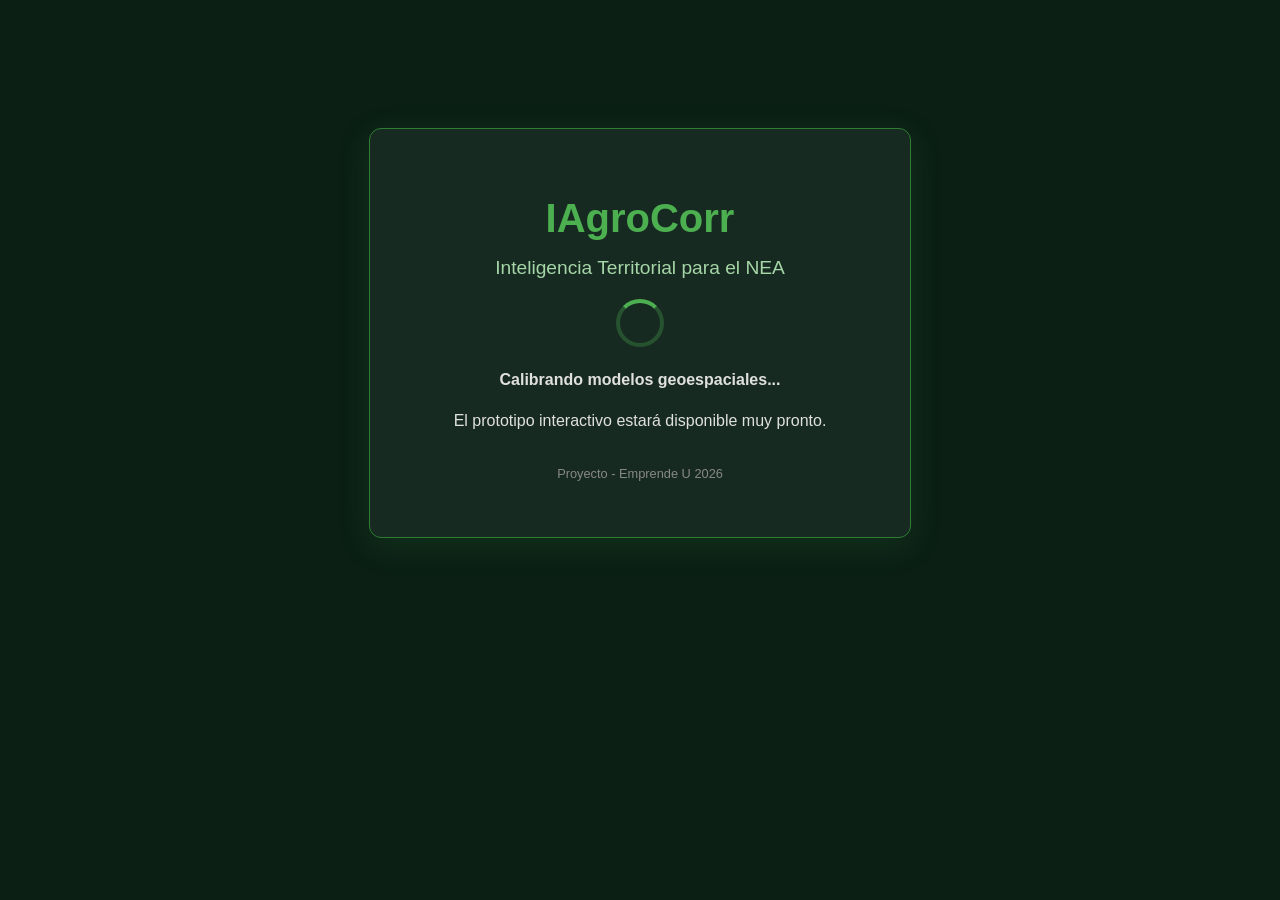
<file: index.html>
<!DOCTYPE html>
<html lang="es">
<head>
    <meta charset="UTF-8">
    <meta name="viewport" content="width=device-width, initial-scale=1.0">
    <title>IAgroCorr | Próximamente</title>
    <style>
        body {
            font-family: 'Segoe UI', Tahoma, Geneva, Verdana, sans-serif;
            background-color: #0b1f15; /* Fondo oscuro tecnológico */
            color: #ffffff;
            text-align: center;
            padding: 10% 20px;
            margin: 0;
        }
        .container {
            background: rgba(255, 255, 255, 0.05);
            padding: 40px 20px;
            border-radius: 12px;
            border: 1px solid #2e7d32;
            max-width: 500px;
            margin: 0 auto;
            box-shadow: 0 8px 32px rgba(46, 125, 50, 0.2);
        }
        h1 {
            color: #4caf50;
            margin-bottom: 10px;
            font-size: 2.5em;
        }
        h2 {
            font-weight: 300;
            color: #a5d6a7;
            font-size: 1.2em;
        }
        p {
            line-height: 1.6;
            color: #e0e0e0;
        }
        .spinner {
            margin: 20px auto;
            width: 40px;
            height: 40px;
            border: 4px solid rgba(76, 175, 80, 0.3);
            border-radius: 50%;
            border-top-color: #4caf50;
            animation: spin 1s ease-in-out infinite;
        }
        @keyframes spin {
            to { transform: rotate(360deg); }
        }
    </style>
</head>
<body>
    <div class="container">
        <h1>IAgroCorr</h1>
        <h2>Inteligencia Territorial para el NEA</h2>
        <div class="spinner"></div>
        <p><strong>Calibrando modelos geoespaciales...</strong></p>
        <p>El prototipo interactivo estará disponible muy pronto.</p>
        <p style="font-size: 0.8em; color: #888; margin-top: 30px;">Proyecto - Emprende U 2026</p>
    </div>
</body>
</html>
</file>
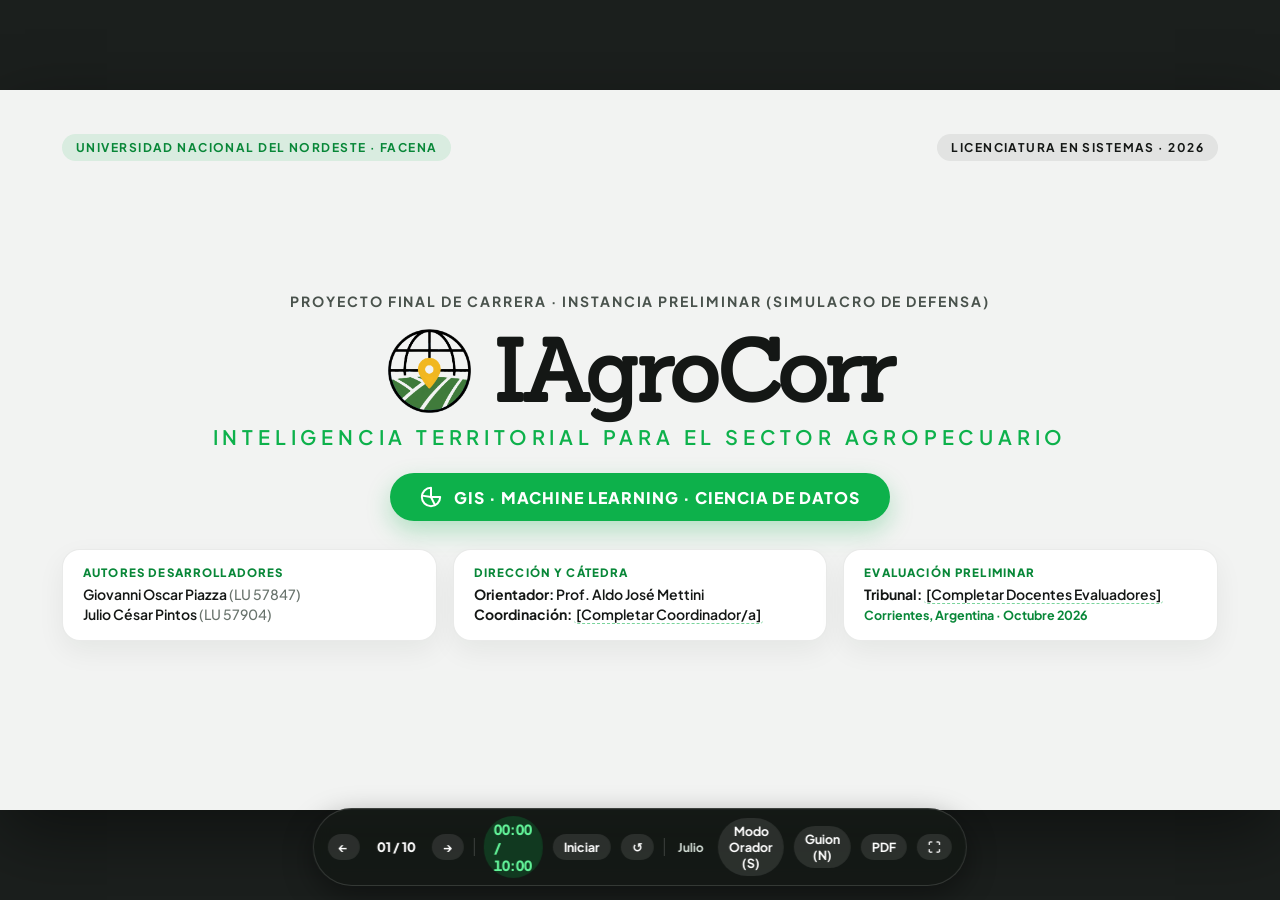
<file: docs/presentacion/defensa_preliminar.html>
<!DOCTYPE html>
<html lang="es">
<head>
  <meta charset="UTF-8" />
  <meta name="viewport" content="width=device-width, initial-scale=1.0" />
  <title>IAgroCorr — Defensa Preliminar PFC (FACENA - UNNE)</title>
  <link rel="preconnect" href="https://fonts.googleapis.com" />
  <link rel="preconnect" href="https://fonts.gstatic.com" crossorigin />
  <link href="https://fonts.googleapis.com/css2?family=Plus+Jakarta+Sans:wght@400;500;600;700;800&family=Sanchez:ital@0;1&display=swap" rel="stylesheet" />
  <style>
    :root {
      --bg-stage: #F2F3F2;
      --bg-outer: #1B1F1D;
      --surface-white: #FFFFFF;
      --surface-soft: #E4E6E4;
      --surface-mint: #D7F5DA;
      --surface-mint-border: #B3E8B9;
      --green-brand: #0DB14B;
      --green-dark: #088738;
      --green-deep: #065F28;
      --text-main: #141715;
      --text-muted: #49524C;
      --text-soft: #68736C;
      --amber: #E59400;
      --red: #D9383A;
      --border-subtle: rgba(20, 23, 21, 0.09);
      --shadow-card: 0 10px 28px rgba(15, 28, 20, 0.06);
      --radius-lg: 26px;
      --radius-md: 18px;
      --radius-badge: 20px;
    }

    * {
      box-sizing: border-box;
      margin: 0;
      padding: 0;
    }

    html, body {
      width: 100%;
      height: 100%;
      overflow: hidden;
      background: var(--bg-outer);
      font-family: 'Plus Jakarta Sans', 'Segoe UI', system-ui, -apple-system, sans-serif;
      color: var(--text-main);
      -webkit-font-smoothing: antialiased;
    }

    /* Contenedor escalable 16:9 exacto (1280 x 720) */
    #viewport {
      width: 100vw;
      height: 100vh;
      display: flex;
      align-items: center;
      justify-content: center;
      position: relative;
    }

    #deck {
      width: 1280px;
      height: 720px;
      background: var(--bg-stage);
      position: relative;
      overflow: hidden;
      box-shadow: 0 24px 70px rgba(0, 0, 0, 0.45);
      transform-origin: center center;
    }

    .slide {
      position: absolute;
      inset: 0;
      width: 1280px;
      height: 720px;
      padding: 44px 62px 52px;
      display: none;
      flex-direction: column;
      justify-content: space-between;
      background: var(--bg-stage);
      opacity: 0;
      transition: opacity 0.22s ease;
    }

    .slide.active {
      display: flex;
      opacity: 1;
    }

    /* Cabecera estándar de lámina */
    .slide-top {
      display: flex;
      align-items: center;
      justify-content: space-between;
      margin-bottom: 14px;
    }

    .slide-chapter {
      display: inline-flex;
      align-items: center;
      gap: 8px;
      font-size: 12px;
      font-weight: 700;
      text-transform: uppercase;
      letter-spacing: 0.12em;
      color: var(--green-dark);
      background: rgba(13, 177, 75, 0.11);
      padding: 6px 14px;
      border-radius: 999px;
    }

    .slide-brand-mini {
      display: inline-flex;
      align-items: center;
      gap: 8px;
      font-family: 'Sanchez', Georgia, serif;
      font-weight: 700;
      font-size: 16px;
      color: var(--text-main);
      opacity: 0.82;
    }

    .slide-brand-mini img {
      width: 24px;
      height: 24px;
      object-fit: contain;
    }

    .slide-title {
      font-size: 46px;
      font-weight: 800;
      color: var(--green-brand);
      letter-spacing: -0.02em;
      line-height: 1.08;
      text-align: center;
      margin-bottom: 6px;
    }

    .slide-title.left {
      text-align: left;
    }

    .slide-subtitle {
      text-align: center;
      font-size: 16px;
      color: var(--text-muted);
      font-weight: 500;
      margin-bottom: 18px;
    }

    /* Tarjetas con insignia superior (Estilo Slides 2 y 3 del PDF) */
    .cards-row {
      display: grid;
      gap: 22px;
      flex: 1;
      align-items: stretch;
      margin-top: 28px;
    }

    .cards-row.cols-3 { grid-template-columns: repeat(3, 1fr); }
    .cards-row.cols-4 { grid-template-columns: repeat(4, 1fr); gap: 18px; }

    .num-card {
      background: var(--surface-white);
      border-radius: var(--radius-lg);
      padding: 48px 22px 24px;
      position: relative;
      text-align: center;
      box-shadow: var(--shadow-card);
      border: 1px solid var(--border-subtle);
      display: flex;
      flex-direction: column;
      justify-content: space-between;
    }

    .num-card.mint {
      background: var(--surface-mint);
      border-color: var(--surface-mint-border);
    }

    .num-card.soft {
      background: var(--surface-soft);
    }

    .num-badge {
      width: 68px;
      height: 68px;
      background: var(--green-brand);
      color: #FFFFFF;
      font-family: 'Sanchez', Georgia, serif;
      font-size: 28px;
      font-weight: 700;
      border-radius: 20px;
      display: flex;
      align-items: center;
      justify-content: center;
      position: absolute;
      top: -30px;
      left: 50%;
      transform: translateX(-50%);
      box-shadow: 0 8px 18px rgba(13, 177, 75, 0.28);
    }

    .num-card h3 {
      font-size: 21px;
      font-weight: 800;
      color: var(--text-main);
      margin-bottom: 10px;
      line-height: 1.2;
    }

    .num-card p {
      font-size: 14.5px;
      line-height: 1.48;
      color: var(--text-muted);
    }

    .cite-tag {
      margin-top: 14px;
      display: inline-block;
      font-size: 12px;
      font-weight: 700;
      color: var(--green-dark);
      background: rgba(13, 177, 75, 0.1);
      padding: 5px 10px;
      border-radius: 8px;
    }

    /* Bloques Bento (Estilo Slide 4 Metodologías) */
    .bento-hero {
      background: var(--green-brand);
      color: #FFFFFF;
      border-radius: var(--radius-lg);
      padding: 28px 32px;
      display: flex;
      flex-direction: column;
      justify-content: center;
      box-shadow: 0 12px 28px rgba(13, 177, 75, 0.22);
    }

    .bento-hero h2 {
      font-size: 42px;
      font-weight: 800;
      letter-spacing: -0.02em;
      line-height: 1.05;
      margin-bottom: 10px;
    }

    .bento-hero p {
      font-size: 15px;
      line-height: 1.45;
      color: rgba(255, 255, 255, 0.93);
    }

    .bento-card {
      background: var(--surface-soft);
      border-radius: var(--radius-lg);
      padding: 22px 24px;
      border: 1px solid var(--border-subtle);
      display: flex;
      flex-direction: column;
      justify-content: center;
    }

    .bento-card.white {
      background: var(--surface-white);
      box-shadow: var(--shadow-card);
    }

    .bento-card.mint {
      background: var(--surface-mint);
      border-color: var(--surface-mint-border);
    }

    .bento-card h3 {
      font-size: 20px;
      font-weight: 800;
      margin-bottom: 7px;
      color: var(--text-main);
      display: flex;
      align-items: center;
      gap: 8px;
    }

    .bento-card p {
      font-size: 14px;
      line-height: 1.45;
      color: var(--text-muted);
    }

    /* Pastilla verde principal */
    .green-pill {
      display: inline-flex;
      align-items: center;
      gap: 12px;
      background: var(--green-brand);
      color: #FFFFFF;
      font-weight: 800;
      font-size: 16px;
      letter-spacing: 0.06em;
      text-transform: uppercase;
      padding: 13px 30px;
      border-radius: 999px;
      box-shadow: 0 10px 24px rgba(13, 177, 75, 0.28);
    }

    /* Pasos numerados laterales (Estilo Slide 15 Pasos a Seguir) */
    .step-item {
      display: flex;
      align-items: flex-start;
      gap: 16px;
      background: var(--surface-white);
      padding: 16px 20px;
      border-radius: 20px;
      border: 1px solid var(--border-subtle);
      box-shadow: var(--shadow-card);
    }

    .step-badge {
      width: 54px;
      height: 54px;
      flex-shrink: 0;
      border-radius: 16px;
      background: var(--green-brand);
      color: #FFFFFF;
      font-family: 'Sanchez', Georgia, serif;
      font-size: 22px;
      font-weight: 700;
      display: flex;
      align-items: center;
      justify-content: center;
    }

    .step-item h4 {
      font-size: 18px;
      font-weight: 800;
      margin-bottom: 4px;
      color: var(--text-main);
    }

    .step-item p {
      font-size: 13.5px;
      line-height: 1.42;
      color: var(--text-muted);
    }

    /*SLIDE 1: CARÁTULA */
    .cover-center {
      flex: 1;
      display: flex;
      flex-direction: column;
      align-items: center;
      justify-content: center;
      text-align: center;
    }

    .cover-inst {
      font-size: 14px;
      font-weight: 700;
      text-transform: uppercase;
      letter-spacing: 0.14em;
      color: var(--text-muted);
      margin-bottom: 18px;
    }

    .cover-brand-row {
      display: flex;
      align-items: center;
      justify-content: center;
      gap: 22px;
      margin-bottom: 10px;
    }

    .cover-brand-row img {
      width: 84px;
      height: 84px;
      object-fit: contain;
    }

    .cover-wordmark {
      font-family: 'Sanchez', Georgia, serif;
      font-size: 86px;
      font-weight: 700;
      color: var(--text-main);
      letter-spacing: -0.02em;
      line-height: 1;
    }

    .cover-sub {
      font-size: 20px;
      font-weight: 600;
      color: var(--green-brand);
      text-transform: uppercase;
      letter-spacing: 0.24em;
      margin-bottom: 24px;
    }

    .cover-meta-grid {
      width: 100%;
      display: grid;
      grid-template-columns: repeat(3, 1fr);
      gap: 16px;
      margin-top: 28px;
      text-align: left;
    }

    .meta-box {
      background: var(--surface-white);
      border-radius: 18px;
      padding: 15px 20px;
      border: 1px solid var(--border-subtle);
      box-shadow: var(--shadow-card);
    }

    .meta-box .meta-label {
      font-size: 11.5px;
      font-weight: 800;
      text-transform: uppercase;
      letter-spacing: 0.1em;
      color: var(--green-dark);
      margin-bottom: 5px;
    }

    .meta-box .meta-val {
      font-size: 14px;
      font-weight: 600;
      color: var(--text-main);
      line-height: 1.4;
    }

    [contenteditable="true"] {
      border-bottom: 1px dashed rgba(13, 177, 75, 0.55);
      outline: none;
      padding: 0 2px;
      border-radius: 4px;
    }

    [contenteditable="true"]:focus {
      background: #E9FAEC;
      border-bottom-style: solid;
    }

    /* Barras de progreso */
    .prog-track {
      width: 100%;
      height: 11px;
      background: #DDE2DE;
      border-radius: 999px;
      overflow: hidden;
      margin-top: 6px;
    }

    .prog-fill {
      height: 100%;
      background: var(--green-brand);
      border-radius: 999px;
    }

    .prog-fill.amber {
      background: var(--amber);
    }

    /* Chips y etiquetas */
    .chip {
      display: inline-flex;
      align-items: center;
      gap: 5px;
      padding: 4px 10px;
      border-radius: 999px;
      font-size: 12px;
      font-weight: 700;
      background: #FFFFFF;
      border: 1px solid var(--border-subtle);
      color: var(--text-main);
    }

    .chip.green {
      background: var(--green-brand);
      color: #FFFFFF;
      border-color: var(--green-brand);
    }

    .chip.soft-green {
      background: #E1F8E5;
      color: var(--green-deep);
      border-color: #B7E9BF;
    }

    .chip.amber {
      background: #FFF3D6;
      color: #945E00;
      border-color: #F6D992;
    }

    .chip.red {
      background: #FFE5E5;
      color: #A61E22;
      border-color: #F5B7B8;
    }

    /* HUD flotante de control y cronómetro de 10 minutos */
    #hud {
      position: fixed;
      bottom: 14px;
      left: 50%;
      transform: translateX(-50%);
      z-index: 100;
      display: flex;
      align-items: center;
      gap: 10px;
      background: rgba(20, 24, 21, 0.92);
      backdrop-filter: blur(10px);
      color: #FFFFFF;
      padding: 7px 14px;
      border-radius: 999px;
      border: 1px solid rgba(255, 255, 255, 0.14);
      font-size: 13px;
      box-shadow: 0 10px 30px rgba(0, 0, 0, 0.4);
      transition: opacity 0.2s ease;
    }

    #hud.hidden {
      opacity: 0;
      pointer-events: none;
    }

    .hud-btn {
      background: rgba(255, 255, 255, 0.1);
      color: #FFFFFF;
      border: none;
      border-radius: 999px;
      padding: 5px 11px;
      font-size: 12.5px;
      font-weight: 700;
      cursor: pointer;
      font-family: inherit;
      transition: background 0.15s;
    }

    .hud-btn:hover {
      background: rgba(255, 255, 255, 0.22);
    }

    .hud-btn.active {
      background: var(--green-brand);
      color: #FFFFFF;
    }

    .hud-sep {
      width: 1px;
      height: 18px;
      background: rgba(255, 255, 255, 0.18);
    }

    #timerDisplay {
      font-variant-numeric: tabular-nums;
      font-weight: 800;
      font-size: 14px;
      padding: 4px 10px;
      border-radius: 999px;
      background: rgba(13, 177, 75, 0.22);
      color: #63F59A;
    }

    #timerDisplay.warn {
      background: rgba(229, 148, 0, 0.28);
      color: #FFD166;
    }

    #timerDisplay.danger {
      background: rgba(217, 56, 58, 0.35);
      color: #FF8587;
    }

    #speakerBadge {
      font-size: 12px;
      font-weight: 700;
      color: #D7E2DA;
      padding: 0 4px;
    }

    /* Cajón de Notas del Orador */
    #notesDrawer {
      position: fixed;
      left: 50%;
      bottom: 62px;
      transform: translateX(-50%);
      width: min(920px, 92vw);
      background: rgba(18, 22, 19, 0.96);
      color: #F1F5F2;
      border: 1px solid rgba(13, 177, 75, 0.45);
      border-radius: 18px;
      padding: 16px 22px;
      z-index: 99;
      display: none;
      box-shadow: 0 18px 45px rgba(0, 0, 0, 0.55);
    }

    #notesDrawer.open {
      display: block;
    }

    #notesHeader {
      display: flex;
      justify-content: space-between;
      align-items: center;
      margin-bottom: 8px;
      font-size: 12px;
      text-transform: uppercase;
      letter-spacing: 0.08em;
      color: #63F59A;
      font-weight: 800;
    }

    #notesBody {
      font-size: 14px;
      line-height: 1.55;
      color: #E5ECE7;
    }

    /* Exportación limpia a PDF 16:9 (Ctrl + P) */
    @page {
      size: 1280px 720px;
      margin: 0;
    }

    @media print {
      html, body {
        width: 1280px;
        height: auto;
        overflow: visible !important;
        background: var(--bg-stage) !important;
        -webkit-print-color-adjust: exact !important;
        print-color-adjust: exact !important;
      }

      #viewport {
        display: block !important;
        width: 1280px !important;
        height: auto !important;
      }

      #deck {
        width: 1280px !important;
        height: auto !important;
        transform: none !important;
        box-shadow: none !important;
      }

      .slide {
        position: relative !important;
        display: flex !important;
        opacity: 1 !important;
        page-break-after: always;
        break-after: page;
        width: 1280px !important;
        height: 720px !important;
      }

      #hud, #notesDrawer {
        display: none !important;
      }

      [contenteditable="true"] {
        border-bottom: none !important;
      }
    }
  </style>
</head>
<body>

<div id="viewport">
  <div id="deck">

    <!-- =====================================================
         SLIDE 1: CARÁTULA OFICIAL (ANEXO III)
         ===================================================== -->
    <section class="slide active" data-speaker="Julio César Pintos" data-time="0:30 (Acum: 0:30)" data-notes="Presentar al equipo con sobriedad y definir el proyecto en una frase contundente: «IAgroCorr es una plataforma Web GIS de Inteligencia Territorial que integra teledetección satelital, cartografía oficial y modelos de IA para optimizar decisiones productivas y resguardar ecosistemas sensibles en la provincia de Corrientes».">
      <div class="slide-top">
        <span class="slide-chapter">Universidad Nacional del Nordeste · FACENA</span>
        <span class="slide-chapter" style="background: rgba(20,23,21,0.07); color: var(--text-main);">Licenciatura en Sistemas · 2026</span>
      </div>

      <div class="cover-center">
        <div class="cover-inst">Proyecto Final de Carrera · Instancia Preliminar (Simulacro de Defensa)</div>

        <div class="cover-brand-row">
          <img src="../../iagrocorr_project/static/images/iagrocorr_logo_n.png" alt="Logo IAgroCorr" onerror="this.style.display='none'" />
          <h1 class="cover-wordmark">IAgroCorr</h1>
        </div>

        <div class="cover-sub">Inteligencia Territorial para el Sector Agropecuario</div>

        <div class="green-pill">
          <svg width="22" height="22" viewBox="0 0 24 24" fill="none" stroke="currentColor" stroke-width="2.2" stroke-linecap="round" stroke-linejoin="round"><path d="M12 2a10 10 0 1 0 10 10H12V2z"/><path d="M12 12 2.1 10.5"/><path d="m12 12 4.3 8.9"/></svg>
          <span>GIS · Machine Learning · Ciencia de Datos</span>
        </div>

        <div class="cover-meta-grid">
          <div class="meta-box">
            <div class="meta-label">Autores Desarrolladores</div>
            <div class="meta-val">
              Giovanni Oscar Piazza <span style="color:var(--text-soft); font-weight:500;">(LU 57847)</span><br/>
              Julio César Pintos <span style="color:var(--text-soft); font-weight:500;">(LU 57904)</span>
            </div>
          </div>

          <div class="meta-box">
            <div class="meta-label">Dirección y Cátedra</div>
            <div class="meta-val">
              <strong>Orientador:</strong> Prof. Aldo José Mettini<br/>
              <strong>Coordinación:</strong> <span id="editCoord" contenteditable="true" spellcheck="false">[Completar Coordinador/a]</span>
            </div>
          </div>

          <div class="meta-box">
            <div class="meta-label">Evaluación Preliminar</div>
            <div class="meta-val">
              <strong>Tribunal:</strong> <span id="editTribunal" contenteditable="true" spellcheck="false">[Completar Docentes Evaluadores]</span><br/>
              <span style="color:var(--green-dark); font-size:12.5px; font-weight:700;">Corrientes, Argentina · Octubre 2026</span>
            </div>
          </div>
        </div>
      </div>
    </section>

    <!-- =====================================================
         SLIDE 2: CAP. 1 — PROBLEMA Y ESTADO DEL ARTE
         ===================================================== -->
    <section class="slide" data-speaker="Julio César Pintos" data-time="1:15 (Acum: 1:45)" data-notes="Recorrer las 4 tarjetas como una cadena de cuellos de botella: 1) Sobran datos satelitales en la nube (GEE/Sentinel-2), pero el productor no puede leerlos en crudo. 2) Las bases relacionales comunes no escalan en topología, por eso PostGIS (OGC/GiST). 3) La ciencia de datos tabular falla en el agro sin contexto espacial: de ahí el marco del Handbook of GeoAI (Gao et al., 2023) y Karmaoui et al. (2023). 4) El vacío regional: ninguna herramienta accesible une rinde + gemelos globales + normativa ambiental local.">
      <div>
        <div class="slide-top">
          <span class="slide-chapter">Capítulo 1 · Introducción y Estado del Arte</span>
          <span class="slide-brand-mini"><img src="../../iagrocorr_project/static/images/iagrocorr_logo_n.png" alt="" onerror="this.style.display='none'"/>IAgroCorr</span>
        </div>
        <h2 class="slide-title">Estado del Arte y Brecha</h2>
        <p class="slide-subtitle">De la abundancia de datos satelitales crudos a la Inteligencia Artificial Geoespacial (GeoIA) aplicada</p>
      </div>

      <div class="cards-row cols-4">
        <article class="num-card">
          <div class="num-badge">01</div>
          <div>
            <h3>Cloud GIS y Satélites</h3>
            <p><strong>Google Earth Engine</strong> y misiones <em>Sentinel-2</em> procesan petabytes de índices espectrales (<strong>NDVI, NDWI</strong>), pero resultan inaccesibles sin perfil técnico.</p>
          </div>
          <span class="cite-tag">Zhao et al., 2021 · Obiorah, 2025</span>
        </article>

        <article class="num-card">
          <div class="num-badge">02</div>
          <div>
            <h3>Bases Espaciales OGC</h3>
            <p>Superando los límites de los RDBMS clásicos, <strong>PostGIS</strong> incorpora tipos geométricos, índices espaciales <strong>GiST</strong> y álgebra topológica exacta.</p>
          </div>
          <span class="cite-tag">Safari et al., 2021 · Hou, 2025</span>
        </article>

        <article class="num-card">
          <div class="num-badge">03</div>
          <div>
            <h3>Paradigma GeoIA</h3>
            <p>A diferencia del ML tabular, la <strong>GeoIA</strong> integra explícitamente espacio, tiempo y vecindad topológica en la detección de anomalías y similitud.</p>
          </div>
          <span class="cite-tag">Gao, Hu &amp; Li, 2023 · Karmaoui, 2023</span>
        </article>

        <article class="num-card mint">
          <div class="num-badge">04</div>
          <div>
            <h3>Vacío en el NEA</h3>
            <p>El software comercial prioriza rinde pampeano y <strong>no articula monitoreo satelital + diversificación global + protección normativa de humedales</strong>.</p>
          </div>
          <span class="cite-tag" style="background:#FFFFFF;">Oportunidad IAgroCorr</span>
        </article>
      </div>
    </section>

    <!-- =====================================================
         SLIDE 3: CAP. 1 — FUNDAMENTACIÓN Y OBJETIVOS
         ===================================================== -->
    <section class="slide" data-speaker="Julio César Pintos" data-time="0:45 (Acum: 2:30)" data-notes="Destacar por qué Corrientes es un caso único: arroz, forestación, citrus y horticultura conviven pegados a los Esteros del Iberá (Sitio Ramsar) y grandes ríos. Luego presentar el Objetivo General y cómo los 6 Objetivos Específicos del Anexo II se agrupan en 3 pilares verificables: Data Warehouse + Web GIS, Semáforo de Anomalías y Gemelos Climáticos.">
      <div>
        <div class="slide-top">
          <span class="slide-chapter">Capítulo 1 · Fundamentación y Objetivos</span>
          <span class="slide-brand-mini"><img src="../../iagrocorr_project/static/images/iagrocorr_logo_n.png" alt="" onerror="this.style.display='none'"/>IAgroCorr</span>
        </div>
        <h2 class="slide-title">Fundamentación y Objetivos</h2>
      </div>

      <div style="display: grid; grid-template-columns: 1.02fr 1.25fr; gap: 24px; flex: 1; margin-top: 10px;">
        <!-- Columna Fundamentación -->
        <div class="bento-hero" style="justify-content: space-between;">
          <div>
            <span style="font-size:12px; font-weight:800; letter-spacing:0.12em; text-transform:uppercase; opacity:0.88;">¿Por qué en Corrientes?</span>
            <h2 style="font-size:36px; margin-top:6px;">Producción y Humedales en Equilibrio</h2>
            <p style="margin-top:10px;">Corrientes combina cadenas intensivas (arroz, forestal, tabaco, citrus) junto a los <strong>Esteros del Iberá (Sitio Ramsar)</strong> y los ríos Paraná, Uruguay, Corriente y Santa Lucía.</p>
          </div>

          <div style="display:flex; flex-direction:column; gap:10px; margin-top:14px;">
            <div style="background:rgba(255,255,255,0.14); padding:12px 15px; border-radius:16px; font-size:13.5px; line-height:1.4;">
              <strong>Impacto Regional (Banco Mundial, 2024):</strong> Reducir la brecha tecnológica en explotaciones medianas/familiares y certificar uso racional de insumos.
            </div>
            <div style="background:rgba(255,255,255,0.14); padding:12px 15px; border-radius:16px; font-size:13.5px; line-height:1.4;">
              <strong>Relevancia Informática:</strong> Arquitectura híbrida <em>Cloud/Local</em> para integrar vectores OGC, series satelitales y modelos GeoIA.
            </div>
          </div>
        </div>

        <!-- Columna Objetivos -->
        <div style="display:flex; flex-direction:column; justify-content:space-between; gap:14px;">
          <div class="bento-card white" style="padding:18px 22px; border-left: 6px solid var(--green-brand);">
            <div style="font-size:12px; font-weight:800; text-transform:uppercase; letter-spacing:0.1em; color:var(--green-dark); margin-bottom:4px;">Objetivo General (Anexo II)</div>
            <p style="font-size:14.5px; color:var(--text-main); font-weight:600;">Desarrollar una plataforma de Inteligencia Territorial que integre datos satelitales, cartografía oficial y aprendizaje automático para optimizar decisiones estratégicas, diversificación productiva y gestión de riesgos ambientales en Corrientes.</p>
          </div>

          <div class="step-item">
            <div class="step-badge">01</div>
            <div>
              <h4>Data Warehouse Espacial y Plataforma Web <span class="chip soft-green">OE2 · OE3 · OE6</span></h4>
              <p>Integrar capas de IDERA, IDECorr, INTA y GEE en PostGIS bajo una app web contenedorizada, portable y adaptable a escritorio y móvil.</p>
            </div>
          </div>

          <div class="step-item">
            <div class="step-badge">02</div>
            <div>
              <h4>Detección Temprana en Formato Semáforo <span class="chip soft-green">OE1 · OE4</span></h4>
              <p>Detectar anomalías vegetativas (NDVI/NDWI) y riesgos fitosanitarios traduciendo métricas complejas a alertas simples (Verde, Amarillo, Rojo).</p>
            </div>
          </div>

          <div class="step-item">
            <div class="step-badge">03</div>
            <div>
              <h4>Motor de Gemelos Climáticos Globales <span class="chip soft-green">OE5</span></h4>
              <p>Identificar zonas productivas mundiales análogas mediante <em>clustering</em> edafoclimático para recomendar alternativas de diversificación.</p>
            </div>
          </div>
        </div>
      </div>
    </section>

    <!-- =====================================================
         SLIDE 4: CAP. 2 — METODOLOGÍA E ING. DE REQUERIMIENTOS
         ===================================================== -->
    <section class="slide" data-speaker="Giovanni Oscar Piazza" data-time="1:00 (Acum: 3:30)" data-notes="Explicar cómo articulamos DSR, Scrum Adaptado en dupla (Sprints quincenales en Jira y PRs en GitHub) y CRISP-DM. Remarcar que no programamos a ciegas: hicimos 5 entrevistas clave (INTA Corrientes, Grupo Servisoft Chaco y mentores de Startup Pampa) de donde salieron requerimientos directos como IA Explicable (no caja negra), semáforo visual y privacidad estricta del lote.">
      <div>
        <div class="slide-top">
          <span class="slide-chapter">Capítulo 2 · Metodología e Ingeniería de Requerimientos</span>
          <span class="slide-brand-mini"><img src="../../iagrocorr_project/static/images/iagrocorr_logo_n.png" alt="" onerror="this.style.display='none'"/>IAgroCorr</span>
        </div>
      </div>

      <!-- Grilla Bento inspirada en Slide 4 del equipo -->
      <div style="display: grid; grid-template-columns: 1.35fr 1fr; gap: 18px; margin-bottom: 18px;">
        <div class="bento-hero" style="padding: 24px 30px;">
          <h2 style="font-size: 44px; margin-bottom: 8px;">Metodologías</h2>
          <p>Combinación de <strong>Design Science Research (DSR)</strong> para construir y evaluar el artefacto tecnológico, <strong>Scrum Adaptado</strong> en dupla (Sprints quincenales en Jira y PRs en GitHub) y <strong>CRISP-DM</strong> guiando el ciclo de datos.</p>
        </div>

        <div class="bento-card" style="padding: 20px 24px;">
          <h3>Ciclo Incremental de Datos</h3>
          <p><strong>1. Educción</strong> con actores reales &rarr; <strong>2. ETL Medallion</strong> (Bronce crudo, Plata armonizado, Oro en DW) &rarr; <strong>3. Modelado GeoIA</strong> &rarr; <strong>4. Prototipado Web</strong>.</p>
        </div>
      </div>

      <div style="font-size:12.5px; font-weight:800; text-transform:uppercase; letter-spacing:0.1em; color:var(--green-dark); margin-bottom:10px;">
        Educción Empírica (Fases 1 y 2 de CRISP-DM) — 5 Entrevistas traducidas a Requerimientos de Software
      </div>

      <div style="display: grid; grid-template-columns: repeat(3, 1fr); gap: 18px; flex: 1;">
        <div class="bento-card white" style="justify-content: space-between;">
          <div>
            <span class="chip soft-green" style="margin-bottom:8px;">INTA Corrientes · Lic. Natalia Retamozo</span>
            <h3>Explicabilidad y Calibración</h3>
            <p>Los informes técnicos actuales están dispersos y los agrónomos rechazan modelos de <strong>«caja negra»</strong>. Exige variables estáticas (suelo) + dinámicas (clima) y contemplar nubosidad local.</p>
          </div>
          <div style="font-size:12.5px; font-weight:700; color:var(--green-dark); margin-top:10px;">&rarr; RF: Semáforo + Auditoría JSON (XAI)</div>
        </div>

        <div class="bento-card white" style="justify-content: space-between;">
          <div>
            <span class="chip soft-green" style="margin-bottom:8px;">Polo IT Chaco · Matías Obregón (Servisoft)</span>
            <h3>Adopción y Trazabilidad</h3>
            <p>Fuerte barrera cultural/generacional en el NEA: la herramienta debe mostrar valor inmediato con mínima carga manual y respaldar certificaciones ambientales de exportación.</p>
          </div>
          <div style="font-size:12.5px; font-weight:700; color:var(--green-dark); margin-top:10px;">&rarr; RNF: UX de baja fricción y Responsive</div>
        </div>

        <div class="bento-card mint" style="justify-content: space-between;">
          <div>
            <span class="chip" style="margin-bottom:8px;">Mentorías AgTech · Macedo, Cruz, Menezes</span>
            <h3>Privacidad y Human-in-the-loop</h3>
            <p>El polígono del lote es información sensible del productor. Control estricto de falsos positivos, diferenciación por cultivo y cuantificación del ahorro de insumos.</p>
          </div>
          <div style="font-size:12.5px; font-weight:700; color:var(--green-deep); margin-top:10px;">&rarr; RNF: Aislamiento por usuario en BD</div>
        </div>
      </div>
    </section>

    <!-- =====================================================
         SLIDE 5: CAP. 3 — HERRAMIENTAS, STACK Y PIPELINE ETL
         ===================================================== -->
    <section class="slide" data-speaker="Giovanni Oscar Piazza" data-time="1:15 (Acum: 4:45)" data-notes="Explicar el porqué técnico de cada bloque, no solo nombrarlos: 1) GCP + GEE hacen el filtrado de nubes y la reducción zonal en la nube para no bajar GeoTIFFs de gigabytes; INTA entra en vivo por WMS OGC. 2) Google Colab entrena con Pandas/Scikit-learn. 3) Django/GeoDjango + PostGIS armonizan a SRID 4326 y calculan metros en EPSG:3857 con carga idempotente. 4) Docker + Dev Containers resuelven GDAL entre Windows/Linux, y trabajamos con Spec-Driven Development en docs/ coordinando Antigravity y Claude Code.">
      <div>
        <div class="slide-top">
          <span class="slide-chapter">Capítulo 3 · Herramientas, Lenguajes y Pipeline ETL</span>
          <span class="slide-brand-mini"><img src="../../iagrocorr_project/static/images/iagrocorr_logo_n.png" alt="" onerror="this.style.display='none'"/>IAgroCorr</span>
        </div>
        <h2 class="slide-title">Arquitectura, Stack y Pipeline ETL</h2>
        <p class="slide-subtitle">Procesamiento híbrido Cloud/Local con reducción zonal en servidor y contenedores reproducibles</p>
      </div>

      <!-- Flujo horizontal de 4 bloques arquitectónicos -->
      <div style="display: grid; grid-template-columns: repeat(4, 1fr); gap: 16px; flex: 1; margin-top: 6px;">
        <div class="bento-card mint" style="justify-content: space-between; padding: 20px;">
          <div>
            <div style="font-size:12px; font-weight:800; color:var(--green-deep); text-transform:uppercase; margin-bottom:6px;">1. Extract &amp; Cloud GIS</div>
            <h3 style="font-size:19px;">GCP + Earth Engine &amp; OGC</h3>
            <p style="margin-top:6px;"><strong>Google Cloud Project</strong> + API <strong>GEE</strong> filtran nubes y reducen píxeles <em>Sentinel-2</em> por polígono en la nube (JSON liviano, sin bajar GeoTIFFs). Cartografía <strong>IDECorr/IDERA</strong> y <strong>WMS INTA</strong> en vivo.</p>
          </div>
          <div style="display:flex; flex-wrap:wrap; gap:5px; margin-top:10px;">
            <span class="chip">GEE API</span>
            <span class="chip">GCP IAM</span>
            <span class="chip">WMS INTA</span>
          </div>
        </div>

        <div class="bento-card white" style="justify-content: space-between; padding: 20px;">
          <div>
            <div style="font-size:12px; font-weight:800; color:var(--green-dark); text-transform:uppercase; margin-bottom:6px;">2. Transform &amp; DW</div>
            <h3 style="font-size:19px;">GeoDjango + PostGIS 3.4</h3>
            <p style="margin-top:6px;"><strong>Python 3.12/3.13</strong> y <strong>Django 6</strong> con <code>GDAL/GEOS</code>. Armoniza geometrías en <strong>SRID 4326</strong>, proyecta a <strong>EPSG:3857</strong> para distancias/áreas exactas y carga de forma idempotente en <strong>PostgreSQL 16</strong>.</p>
          </div>
          <div style="display:flex; flex-wrap:wrap; gap:5px; margin-top:10px;">
            <span class="chip">GeoDjango</span>
            <span class="chip">PostGIS GiST</span>
            <span class="chip">GDAL 3.13</span>
          </div>
        </div>

        <div class="bento-card white" style="justify-content: space-between; padding: 20px;">
          <div>
            <div style="font-size:12px; font-weight:800; color:var(--green-dark); text-transform:uppercase; margin-bottom:6px;">3. Laboratorio GeoIA</div>
            <h3 style="font-size:19px;">Google Colab + Scikit-learn</h3>
            <p style="margin-top:6px;">Exploración EDA, escalado y entrenamiento CRISP-DM en notebooks de <strong>Google Colab</strong> con <code>Pandas</code> y <code>Scikit-learn</code>, exportando modelos serializados livianos (<code>.joblib</code>) al backend.</p>
          </div>
          <div style="display:flex; flex-wrap:wrap; gap:5px; margin-top:10px;">
            <span class="chip">Google Colab</span>
            <span class="chip">Scikit-learn</span>
            <span class="chip">Pandas</span>
          </div>
        </div>

        <div class="bento-card" style="justify-content: space-between; padding: 20px;">
          <div>
            <div style="font-size:12px; font-weight:800; color:var(--text-main); text-transform:uppercase; margin-bottom:6px;">4. Frontend &amp; DevOps</div>
            <h3 style="font-size:19px;">Leaflet, Docker e IA Agéntica</h3>
            <p style="margin-top:6px;">Visor <strong>Leaflet + Geoman</strong> y Bootstrap 5 (Claro/Oscuro). Entorno unificado en <strong>Docker + VS Code Dev Containers</strong>, proxy <strong>Cloudflare</strong>, Jira/Zotero y desarrollo guiado por specs con <strong>Antigravity</strong> y <strong>Claude Code</strong>.</p>
          </div>
          <div style="display:flex; flex-wrap:wrap; gap:5px; margin-top:10px;">
            <span class="chip">Docker</span>
            <span class="chip">Leaflet</span>
            <span class="chip">Antigravity · Claude Code</span>
          </div>
        </div>
      </div>

      <!-- Zócalo resumen de trazabilidad ETL -->
      <div style="margin-top: 16px; background: var(--surface-white); border-radius: 16px; padding: 11px 20px; border: 1px solid var(--border-subtle); display: flex; align-items: center; justify-content: space-between; font-size: 13.5px;">
        <span><strong>Trazabilidad en Data Warehouse:</strong> Separación de <code>fecha_captura</code> vs. <code>fecha_procesamiento</code> + restricción única <code>(lote, fecha_captura)</code> sin duplicados.</span>
        <span class="chip green">Esquema DW 100% Operativo</span>
      </div>
    </section>

    <!-- =====================================================
         SLIDE 6: CAP. 2 Y 3 — MODELOS GEOIA Y VALIDACIÓN
         ===================================================== -->
    <section class="slide" data-speaker="Julio César Pintos" data-time="1:00 (Acum: 5:45)" data-notes="Explicar por qué entrenamos modelos propios en Google Colab en vez de bajar cajas negras genéricas: Corrientes tiene régimen subtropical único y escasez de etiquetas de plagas lote a lote. Combinamos: 1) Sistema Experto Espacial determinístico (ya activo) para leyes ambientales/SENASA. 2) Isolation Forest con partición temporal (sin data leakage), validado contra la gran sequía de Corrientes 2022-2023. 3) K-Means + similitud vectorial validado con Silhouette Score y Köppen-Geiger.">
      <div>
        <div class="slide-top">
          <span class="slide-chapter">Capítulos 2 y 3 · Modelado GeoIA y Estrategia de Validación</span>
          <span class="slide-brand-mini"><img src="../../iagrocorr_project/static/images/iagrocorr_logo_n.png" alt="" onerror="this.style.display='none'"/>IAgroCorr</span>
        </div>
        <h2 class="slide-title">Arquitectura Híbrida de IA</h2>
        <p class="slide-subtitle">Modelos propios calibrados en Google Colab para el contexto subtropical correntino (IA Explicable)</p>
      </div>

      <div class="cards-row cols-3" style="margin-top: 24px;">
        <article class="num-card mint">
          <div class="num-badge">01</div>
          <div>
            <span class="chip green" style="margin-bottom:10px;">Activo en Producción</span>
            <h3>Sistema Experto Espacial</h3>
            <p>Inferencia determinística en PostGIS (<code>rules_engine.py</code>) que cruza buffers de <strong>Esteros del Iberá</strong> (1000m), ríos (200–500m), ejidos urbanos y <strong>bandas SENASA (Ia–IV)</strong>.</p>
          </div>
          <div style="margin-top:12px; font-size:13px; font-weight:700; color:var(--green-deep);">
            Validación: 100% explicable · 0% falsos positivos normativos
          </div>
        </article>

        <article class="num-card">
          <div class="num-badge">02</div>
          <div>
            <span class="chip amber" style="margin-bottom:10px;">ML No Supervisado · Colab</span>
            <h3>Isolation Forest (Anomalías)</h3>
            <p>Detecta caídas atípicas de vigor (<code>NDVI</code>, <code>NDWI</code>, <code>&Delta;NDVI</code>, humedad) sin requerir miles de lotes etiquetados con plagas en Corrientes.</p>
          </div>
          <div style="margin-top:12px; font-size:12.8px; font-weight:700; color:var(--text-main); background:var(--surface-soft); padding:8px 10px; border-radius:12px;">
            <strong>Split Temporal (2019–2025):</strong> Calibración sobre la sequía histórica 2022–2023 documentada por INTA.
          </div>
        </article>

        <article class="num-card">
          <div class="num-badge">03</div>
          <div>
            <span class="chip amber" style="margin-bottom:10px;">ML No Supervisado + Regresión</span>
            <h3>Clustering Gemelos Climáticos</h3>
            <p><code>StandardScaler</code> + <strong>K-Means / Vecinos Cercanos</strong> integrando variables edáficas fijas y climáticas dinámicas para rankear similitud por lote.</p>
          </div>
          <div style="margin-top:12px; font-size:12.8px; font-weight:700; color:var(--text-main); background:var(--surface-soft); padding:8px 10px; border-radius:12px;">
            <strong>Métricas:</strong> <em>Silhouette Score</em>, Método del Codo y coherencia Köppen (+ ensayo <em>Random Forest</em> de rinde).
          </div>
        </article>
      </div>
    </section>

    <!-- =====================================================
         SLIDE 7: CAP. 4 — RESULTADOS OPERATIVOS (BETA ABIERTA)
         ===================================================== -->
    <section class="slide" data-speaker="Giovanni Oscar Piazza" data-time="1:30 (Acum: 7:15)" data-notes="Mostrar los 3 bloques funcionales que YA están corriendo hoy en la rama main sobre Docker y PostGIS: 1) Delimitación interactiva de lotes con bloqueo automático anti-ejidos urbanos y cálculo de hectáreas. 2) Semáforo ambiental que cruza distancias topológicas reales a Iberá y ríos con agroquímicos SENASA. 3) Capas WMS en vivo del GeoServer INTA, Gemelos Globales, diseño responsive y modo oscuro sin parpadeo. (Si hay buena conexión pueden abrir https://iagrocorr.com.ar/ durante 30–40 segundos).">
      <div>
        <div class="slide-top">
          <span class="slide-chapter">Capítulo 4 · Resultados Alcanzados (Prototipo Funcional en Beta)</span>
          <a href="https://iagrocorr.com.ar/" target="_blank" rel="noopener" style="text-decoration:none;">
            <span class="chip green" style="cursor:pointer;">&#9654; Ver en Vivo · iagrocorr.com.ar</span>
          </a>
        </div>
        <h2 class="slide-title">Resultados Operativos Hoy</h2>
      </div>

      <div style="display: grid; grid-template-columns: 1.15fr 1fr 1fr; gap: 18px; flex: 1; margin-top: 8px;">
        <!-- Panel 1: Representación limpia del Visor Espacial PostGIS -->
        <div class="bento-card white" style="padding: 20px; justify-content: space-between;">
          <div>
            <div style="display:flex; justify-content:space-between; align-items:center; margin-bottom:10px;">
              <span class="chip soft-green">GeoDjango + Leaflet-Geoman</span>
              <span style="font-size:12px; font-weight:700; color:var(--text-soft);">SRID 4326 / 3857</span>
            </div>
            <h3 style="font-size:19px;">1. Ordenamiento y ABM de Lotes</h3>
            <p style="font-size:13.5px; margin-bottom:12px;">Dibujo vectorial en mapa híbrido, cálculo instantáneo de hectáreas, borrado en cascada y <strong>bloqueo topológico anti-urbano</strong> (<code>ST_Intersects</code>).</p>

            <!-- Mini visor esquemático limpio en SVG -->
            <svg viewBox="0 0 340 155" style="width:100%; border-radius:14px; background:#DCEFE2; border:1px solid #BBDAC5;">
              <!-- Curso hídrico -->
              <path d="M 0 125 Q 95 95, 185 118 T 340 85" fill="none" stroke="#1D6FE8" stroke-width="7" opacity="0.75"/>
              <!-- Reserva Iberá -->
              <polygon points="225,12 328,18 332,72 242,66" fill="#0DCAF0" fill-opacity="0.28" stroke="#06697E" stroke-width="2" stroke-dasharray="5,4"/>
              <text x="242" y="44" font-size="10.5" font-weight="700" fill="#054C5C">Buffer Iberá (1km)</text>
              <!-- Zona urbana bloqueada -->
              <polygon points="18,18 106,18 106,72 18,72" fill="#DC3545" fill-opacity="0.22" stroke="#DC3545" stroke-width="2" stroke-dasharray="4,4"/>
              <text x="27" y="43" font-size="10" font-weight="800" fill="#9E1C28">Ejido Urbano</text>
              <text x="27" y="56" font-size="9" font-weight="700" fill="#9E1C28">(Exclusión activa)</text>
              <!-- Lote válido -->
              <polygon points="128,36 206,42 198,96 122,90" fill="#0DB14B" fill-opacity="0.45" stroke="#087F35" stroke-width="2.5"/>
              <text x="135" y="66" font-size="10.5" font-weight="800" fill="#063F1B">Lote Arroz</text>
              <text x="135" y="79" font-size="9.5" font-weight="700" fill="#063F1B">480.5 Ha · VERDE</text>
            </svg>
          </div>
          <div style="font-size:12.5px; color:var(--text-muted); font-weight:600; margin-top:8px;">
            + Capas en vivo <strong>WMS GeoServer INTA</strong> (Suelos y COS)
          </div>
        </div>

        <!-- Panel 2: Diagnóstico Semáforo y SENASA -->
        <div class="bento-card white" style="padding: 20px; justify-content: space-between;">
          <div>
            <div style="display:flex; justify-content:space-between; align-items:center; margin-bottom:10px;">
              <span class="chip soft-green">Motor Topológico + SENASA</span>
            </div>
            <h3 style="font-size:19px;">2. Semáforo Auditable en DW</h3>
            <p style="font-size:13.5px; margin-bottom:12px;">Evalúa en milisegundos distancias a áreas protegidas y ríos junto a insumos aplicados (Clases Ia a IV), guardando evidencia en <code>HechoMedicionAmbiental</code>.</p>

            <div style="display:flex; flex-direction:column; gap:8px;">
              <div style="background:#E9FAEE; border-left:4px solid #0DB14B; padding:9px 12px; border-radius:10px;">
                <div style="display:flex; justify-content:space-between; font-size:12.5px; font-weight:800; color:#086D2E;">
                  <span>Mercedes · Arroz</span><span>VERDE (10/100)</span>
                </div>
                <div style="font-size:12px; color:var(--text-muted);">Clase IV · NDVI 0.78 · Margen seguro</div>
              </div>

              <div style="background:#FFF8E6; border-left:4px solid #E59400; padding:9px 12px; border-radius:10px;">
                <div style="display:flex; justify-content:space-between; font-size:12.5px; font-weight:800; color:#945E00;">
                  <span>Zona Amortiguamiento</span><span>AMARILLO (60/100)</span>
                </div>
                <div style="font-size:12px; color:var(--text-muted);">Proximidad hídrica &lt; 500m · Vigilar deriva</div>
              </div>

              <div style="background:#FFECEC; border-left:4px solid #D9383A; padding:9px 12px; border-radius:10px;">
                <div style="display:flex; justify-content:space-between; font-size:12.5px; font-weight:800; color:#A61E22;">
                  <span>Goya / Virasoro</span><span>ROJO (90/100)</span>
                </div>
                <div style="font-size:12px; color:var(--text-muted);">Alerta Banda Roja IA o Estrés NDVI &lt; 0.40</div>
              </div>
            </div>
          </div>
          <div style="font-size:12.5px; color:var(--text-muted); font-weight:600; margin-top:8px;">
            Diagnóstico JSON explicable (sin caja negra)
          </div>
        </div>

        <!-- Panel 3: Gemelos Globales + UX/DevOps -->
        <div class="bento-card mint" style="padding: 20px; justify-content: space-between;">
          <div>
            <div style="display:flex; justify-content:space-between; align-items:center; margin-bottom:10px;">
              <span class="chip">Gemelos Globales &amp; UX</span>
            </div>
            <h3 style="font-size:19px;">3. Matriz Global y Portabilidad</h3>
            <p style="font-size:13.5px; margin-bottom:12px;">Vista comparativa georreferenciada en PostGIS, interfaz <em>responsive</em> con <strong>Modo Oscuro</strong> sin parpadeo y despliegue completo con un comando Docker.</p>

            <div style="background:#FFFFFF; border-radius:14px; padding:12px 14px; display:flex; flex-direction:column; gap:9px; border:1px solid var(--surface-mint-border);">
              <div>
                <div style="display:flex; justify-content:space-between; font-size:12.5px; font-weight:700;"><span>Uruguaiana / Itaqui (Brasil)</span><span style="color:var(--green-dark);">95%</span></div>
                <div class="prog-track" style="height:7px;"><div class="prog-fill" style="width:95%;"></div></div>
              </div>
              <div>
                <div style="display:flex; justify-content:space-between; font-size:12.5px; font-weight:700;"><span>Cuenca Laguna Merín (Uruguay)</span><span style="color:var(--green-dark);">88%</span></div>
                <div class="prog-track" style="height:7px;"><div class="prog-fill" style="width:88%;"></div></div>
              </div>
              <div>
                <div style="display:flex; justify-content:space-between; font-size:12.5px; font-weight:700;"><span>Delta del Mississippi (EE.UU.)</span><span style="color:var(--green-dark);">85%</span></div>
                <div class="prog-track" style="height:7px;"><div class="prog-fill" style="width:85%;"></div></div>
              </div>
              <div>
                <div style="display:flex; justify-content:space-between; font-size:12.5px; font-weight:700;"><span>Provincia de Hunan (China)</span><span style="color:var(--green-dark);">82%</span></div>
                <div class="prog-track" style="height:7px;"><div class="prog-fill" style="width:82%;"></div></div>
              </div>
            </div>
          </div>
          <div style="font-size:12.5px; color:var(--green-deep); font-weight:700; margin-top:8px;">
            16 Pull Requests integrados · Landing + Panel Beta
          </div>
        </div>
      </div>
    </section>

    <!-- =====================================================
         SLIDE 8: CAP. 4.4 — PROPIEDAD INTELECTUAL E INDUSTRIAL
         ===================================================== -->
    <section class="slide" data-speaker="Julio César Pintos" data-time="0:45 (Acum: 8:00)" data-notes="Exponer con precisión el apartado 4.4 exigido por la cátedra bajo la Resolución 641/98 C.S. de la UNNE (actualizada en 2024): A) Titularidad de derechos de autor del software y arquitectura para los alumnos desarrolladores (Art. 7) reconociendo la dirección del Prof. Mettini. B) Propiedad industrial y eventual marca/modelo de utilidad vía Secretaría General de Relaciones Interinstitucionales (Art. 11). C) Sin NDAs externos y solicitud de reserva de publicación por 1 año en el repositorio institucional (Art. 15).">
      <div>
        <div class="slide-top">
          <span class="slide-chapter">Capítulo 4 · Apartado 4.4 Marco Legal y Transferencia</span>
          <span class="slide-brand-mini"><img src="../../iagrocorr_project/static/images/iagrocorr_logo_n.png" alt="" onerror="this.style.display='none'"/>IAgroCorr</span>
        </div>
        <h2 class="slide-title">Propiedad Intelectual y Confidencialidad</h2>
        <p class="slide-subtitle">Encuadre bajo Res. N° 641/98 C.S. UNNE (actualizada en 2024), Ley 11.723 y Declaración Ética RES 0182/18</p>
      </div>

      <div class="cards-row cols-3" style="margin-top: 26px;">
        <article class="num-card mint">
          <div class="num-badge">A</div>
          <div>
            <h3>Derechos de Autor</h3>
            <p>El código fuente (Python/Django, HTML/CSS/JS y consultas PostGIS) y la arquitectura documentada están protegidos por la <strong>Ley 11.723</strong>. Según el <strong>Art. 7 (UNNE)</strong>, la titularidad corresponde a los <strong>estudiantes autores</strong>, reconociendo la dirección técnica del Profesor Orientador.</p>
          </div>
          <span class="cite-tag" style="background:#FFFFFF;">Artículos 2, 4 y 7 · Regl. UNNE</span>
        </article>

        <article class="num-card mint">
          <div class="num-badge">B</div>
          <div>
            <h3>Propiedad Industrial</h3>
            <p>Si los motores de Machine Learning (anomalías o gemelos climáticos) o el modelo tecnológico derivan en un producto comercializable, marca o modelo de utilidad, su protección se tramitará mediante el <strong>Área de Propiedad Intelectual (SGRI - UNNE)</strong>.</p>
          </div>
          <span class="cite-tag" style="background:#FFFFFF;">Capítulo IV · Artículo 11 UNNE</span>
        </article>

        <article class="num-card mint">
          <div class="num-badge">C</div>
          <div>
            <h3>Confidencialidad y Reserva</h3>
            <p>Desarrollo académico independiente sin NDAs con terceros (Art. 12). Los autores se acogen al <strong>Art. 15</strong> solicitando <strong>reserva de no divulgación por 1 (un) año</strong> en el repositorio institucional para resguardar la novedad tecnológica previo a transferencia comercial.</p>
          </div>
          <span class="cite-tag" style="background:#FFFFFF;">Artículos 12 y 15 · RES 0182/18</span>
        </article>
      </div>
    </section>

    <!-- =====================================================
         SLIDE 9: CAP. 4 — GRADO DE AVANCE Y RUTA A DICIEMBRE
         ===================================================== -->
    <section class="slide" data-speaker="Giovanni Oscar Piazza" data-time="0:45 (Acum: 8:45)" data-notes="Mostrar con total objetividad dónde estamos parados a fines de octubre (~75% global, con todo el cimiento arquitectónico, espacial y visual resuelto) y cómo se organizan los últimos 3 Sprints quincenales de noviembre y primera quincena de diciembre para entregar el Informe Final (Anexo III) antes de la evaluación del tribunal.">
      <div>
        <div class="slide-top">
          <span class="slide-chapter">Capítulo 4 · Estado Preliminar y Planificación de Cierre</span>
          <span class="slide-brand-mini"><img src="../../iagrocorr_project/static/images/iagrocorr_logo_n.png" alt="" onerror="this.style.display='none'"/>IAgroCorr</span>
        </div>
        <h2 class="slide-title">Estado Actual y Pasos a Diciembre</h2>
      </div>

      <div style="display: grid; grid-template-columns: 1fr 1.2fr; gap: 24px; flex: 1; margin-top: 10px;">
        <!-- Barras objetivas de avance hoy -->
        <div class="bento-card white" style="justify-content: space-between; padding: 24px 26px;">
          <div>
            <span class="chip green" style="margin-bottom:10px;">Corte Octubre 2026 · ~75% Global</span>
            <h3 style="font-size:22px; margin-bottom:14px;">Grado de Avance por Componente</h3>

            <div style="display:flex; flex-direction:column; gap:14px;">
              <div>
                <div style="display:flex; justify-content:space-between; font-size:13.5px; font-weight:700;">
                  <span>Educción, Requerimientos y Diseño DW</span><span style="color:var(--green-dark);">100%</span>
                </div>
                <div class="prog-track"><div class="prog-fill" style="width:100%;"></div></div>
              </div>

              <div>
                <div style="display:flex; justify-content:space-between; font-size:13.5px; font-weight:700;">
                  <span>Infraestructura Docker, PostGIS y UX/UI</span><span style="color:var(--green-dark);">92%</span>
                </div>
                <div class="prog-track"><div class="prog-fill" style="width:92%;"></div></div>
              </div>

              <div>
                <div style="display:flex; justify-content:space-between; font-size:13.5px; font-weight:700;">
                  <span>Motor Topológico Iberá / Ríos / SENASA + WMS</span><span style="color:var(--green-dark);">85%</span>
                </div>
                <div class="prog-track"><div class="prog-fill" style="width:85%;"></div></div>
              </div>

              <div>
                <div style="display:flex; justify-content:space-between; font-size:13.5px; font-weight:700;">
                  <span>ETL Automático GEE/IDECorr y Modelos Colab</span><span style="color:var(--amber);">45%</span>
                </div>
                <div class="prog-track"><div class="prog-fill amber" style="width:45%;"></div></div>
              </div>
            </div>
          </div>

          <div style="background:var(--surface-soft); padding:11px 14px; border-radius:14px; font-size:12.8px; color:var(--text-main); font-weight:600;">
            <strong>Meta institucional:</strong> Presentación del Informe Final en <strong>Diciembre 2026</strong> &rarr; Defensa oral estimada en <strong>Marzo / Abril</strong>.
          </div>
        </div>

        <!-- 3 Sprints de cierre (Estilo Slide 15 Pasos a Seguir) -->
        <div style="display:flex; flex-direction:column; justify-content:space-between; gap:14px;">
          <div class="step-item">
            <div class="step-badge">01</div>
            <div>
              <h4>Sprint 1 (1 – 15 Nov) · Conectores ETL Reales</h4>
              <p>Automatizar comando <code>sincronizar_gee</code> (vía Google Cloud Project con filtro de nubes sobre Sentinel-2) e importar capas vectoriales oficiales completas de <strong>IDECorr / IDERA</strong>.</p>
            </div>
          </div>

          <div class="step-item">
            <div class="step-badge">02</div>
            <div>
              <h4>Sprint 2 (16 – 30 Nov) · Entrenamiento e Integración IA</h4>
              <p>Entrenar y validar en <strong>Google Colab</strong> los modelos <code>Isolation Forest</code> y <code>K-Means</code>; exportar artefactos <code>.joblib</code> y vincular sus predicciones dinámicas al Dashboard.</p>
            </div>
          </div>

          <div class="step-item">
            <div class="step-badge">03</div>
            <div>
              <h4>Sprint 3 (1 – 15 Dic) · QA Integral y Anexo III</h4>
              <p>Ejecutar suite de pruebas automatizadas en GeoDjango, consolidar métricas de rendimiento/validación CRISP-DM y entregar el <strong>Informe Final</strong> a la cátedra.</p>
            </div>
          </div>
        </div>
      </div>
    </section>

    <!-- =====================================================
         SLIDE 10: CAP. 5 — CONCLUSIONES Y TRABAJOS FUTUROS
         ===================================================== -->
    <section class="slide" data-speaker="Julio y Giovanni (Cierre)" data-time="0:45 (Total: 9:30 / 10:00)" data-notes="Cerrar con contundencia dentro de los 9m 30s: resumir que IAgroCorr demuestra cómo estándares abiertos + GeoIA explicable transforman datos públicos dispersos en decisiones sustentables para Corrientes, y dejar planteadas las 3 líneas de trabajo futuro (PWA offline/WhatsApp, Radar SAR Sentinel-1 y piloto de campo de 60 días). Agradecer y quedar a disposición del tribunal.">
      <div>
        <div class="slide-top">
          <span class="slide-chapter">Capítulo 5 · Conclusiones Preliminares y Líneas Futuras</span>
          <span class="slide-brand-mini"><img src="../../iagrocorr_project/static/images/iagrocorr_logo_n.png" alt="" onerror="this.style.display='none'"/>IAgroCorr</span>
        </div>
        <h2 class="slide-title">Conclusiones y Futuros Trabajos</h2>
      </div>

      <div style="display: grid; grid-template-columns: 1fr 1fr; gap: 22px; flex: 1; margin-top: 10px;">
        <!-- Conclusiones -->
        <div class="bento-hero" style="justify-content: space-between;">
          <div>
            <span style="font-size:12px; font-weight:800; letter-spacing:0.12em; text-transform:uppercase; opacity:0.9;">Conclusiones Alcanzadas</span>
            <h2 style="font-size:32px; margin-top:6px;">De Datos Dispersos a Decisiones Explicables</h2>
            <ul style="margin-top:14px; padding-left:18px; display:flex; flex-direction:column; gap:11px; font-size:14.5px; line-height:1.45;">
              <li>La integración de <strong>PostGIS + WMS OGC + Semáforos auditables</strong> resuelve la problemática relevada con el INTA sin caer en modelos opacos de «caja negra».</li>
              <li>Incorporar buffers legales de los <strong>Esteros del Iberá, cursos hídricos y bandas SENASA</strong> en la base espacial armoniza productividad y preservación ambiental.</li>
              <li>La validación temprana con referentes regionales orientó el diseño hacia <strong>privacidad estricta por productor</strong>, contenedores portables y baja fricción visual.</li>
            </ul>
          </div>
          <div style="font-size:12.5px; opacity:0.9; font-weight:700; margin-top:10px;">
            Referencias troncales: Gao, Hu &amp; Li (2023) · Karmaoui et al. (2023) · Banco Mundial (2024)
          </div>
        </div>

        <!-- Trabajos Futuros -->
        <div style="display:flex; flex-direction:column; justify-content:space-between; gap:13px;">
          <div class="bento-card white" style="padding:17px 20px;">
            <h3 style="font-size:17.5px;"><span style="color:var(--green-brand);">01 ·</span> Operación Rural Offline (PWA) y Canal WhatsApp</h3>
            <p style="font-size:13.5px;">Sincronización diferida ante baja conectividad rural en campo y envío automático de alertas tempranas al teléfono del productor.</p>
          </div>

          <div class="bento-card white" style="padding:17px 20px;">
            <h3 style="font-size:17.5px;"><span style="color:var(--green-brand);">02 ·</span> Fusión Óptico-Radar (Sentinel-1 SAR + Sentinel-2)</h3>
            <p style="font-size:13.5px;">Incorporar aperturas sintéticas de radar para garantizar continuidad de monitoreo en semanas de nubosidad persistente en el NEA.</p>
          </div>

          <div class="bento-card white" style="padding:17px 20px;">
            <h3 style="font-size:17.5px;"><span style="color:var(--green-brand);">03 ·</span> Piloto a Campo (Shadow Testing de 60 días)</h3>
            <p style="font-size:13.5px;">Validación en terreno junto a productores e investigadores de FCA-UNNE e INTA para ajuste fino de umbrales por cadena productiva.</p>
          </div>

          <div style="background:var(--surface-mint); border:1px solid var(--surface-mint-border); border-radius:18px; padding:14px 20px; display:flex; align-items:center; justify-content:space-between;">
            <div>
              <div style="font-weight:800; font-size:17px; color:var(--text-main);">¡Muchas gracias por su atención!</div>
              <div style="font-size:13px; color:var(--green-deep); font-weight:600;">Quedamos a disposición del Tribunal para consultas · iagrocorr.com.ar</div>
            </div>
            <span class="chip green">PFC 2026</span>
          </div>
        </div>
      </div>
    </section>

  </div>
</div>

<!-- Cajón de Notas de Orador -->
<aside id="notesDrawer" aria-live="polite">
  <div id="notesHeader">
    <span id="notesSpeaker">Orador</span>
    <span id="notesTargetTime">Meta de tiempo</span>
  </div>
  <div id="notesBody"></div>
</aside>

<!-- Barra flotante de navegación y cronómetro de 10 minutos -->
<nav id="hud" aria-label="Controles de presentación">
  <button class="hud-btn" id="btnPrev" title="Anterior (Flecha Izquierda)">&#8592;</button>
  <span id="slideCounter" style="font-weight:800; min-width:52px; text-align:center;">01 / 10</span>
  <button class="hud-btn" id="btnNext" title="Siguiente (Flecha Derecha / Espacio)">&#8594;</button>

  <div class="hud-sep"></div>

  <span id="timerDisplay" title="Cronómetro sobre límite de 10:00 min">00:00 / 10:00</span>
  <button class="hud-btn" id="btnTimer" title="Iniciar / Pausar cronómetro (Tecla T)">Iniciar</button>
  <button class="hud-btn" id="btnReset" title="Reiniciar cronómetro (Tecla R)">&#8634;</button>

  <div class="hud-sep"></div>

  <span id="speakerBadge">Julio</span>
  <button class="hud-btn" id="btnPresenter" title="Abrir ventana privada de Orador para doble pantalla (Tecla S)">Modo Orador (S)</button>
  <button class="hud-btn" id="btnNotes" title="Mostrar / Ocultar guion en esta pantalla (Tecla N)">Guion (N)</button>
  <button class="hud-btn" id="btnPrint" title="Exportar a PDF 16:9 (Ctrl+P)">PDF</button>
  <button class="hud-btn" id="btnFs" title="Pantalla completa (Tecla F)">&#x26F6;</button>
</nav>

<script>
  (function () {
    const deck = document.getElementById('deck');
    const slides = Array.from(document.querySelectorAll('.slide'));
    const counter = document.getElementById('slideCounter');
    const speakerBadge = document.getElementById('speakerBadge');
    const notesDrawer = document.getElementById('notesDrawer');
    const notesSpeaker = document.getElementById('notesSpeaker');
    const notesTargetTime = document.getElementById('notesTargetTime');
    const notesBody = document.getElementById('notesBody');
    const hud = document.getElementById('hud');

    let idx = 0;
    let presenterWin = null;

    function getSlideTitle(slideEl, i) {
      if (i === 0) return 'Carátula Oficial — IAgroCorr';
      const h2 = slideEl.querySelector('.slide-title, .bento-hero h2');
      return h2 ? h2.textContent.trim() : ('Diapositiva ' + (i + 1));
    }

    // Escalado proporcional exacto 1280x720 a cualquier proyector o pantalla
    function fitStage() {
      const scale = Math.min(window.innerWidth / 1280, window.innerHeight / 720);
      deck.style.transform = 'scale(' + scale.toFixed(4) + ')';
    }
    window.addEventListener('resize', fitStage);
    fitStage();

    function syncPresenterWindow() {
      if (!presenterWin || presenterWin.closed) return;
      const doc = presenterWin.document;
      const active = slides[idx];
      const next = slides[idx + 1] || null;
      const pCount = doc.getElementById('pCount');
      if (!pCount) return;

      pCount.textContent = String(idx + 1).padStart(2, '0') + ' / ' + String(slides.length).padStart(2, '0');
      doc.getElementById('pCurrentTitle').textContent = getSlideTitle(active, idx);
      doc.getElementById('pNextTitle').textContent = next
        ? ('Sigue (' + String(idx + 2).padStart(2, '0') + '): ' + getSlideTitle(next, idx + 1) + ' — ' + (next.getAttribute('data-speaker') || '').split(' ')[0])
        : 'Última diapositiva — Cierre y Preguntas del Tribunal';
      doc.getElementById('pSpeaker').textContent = active.getAttribute('data-speaker') || '';
      doc.getElementById('pMetaTime').textContent = 'Meta: ' + (active.getAttribute('data-time') || '');
      doc.getElementById('pNotes').textContent = active.getAttribute('data-notes') || '';
    }

    function syncPresenterTimer() {
      if (!presenterWin || presenterWin.closed) return;
      const doc = presenterWin.document;
      const pTimer = doc.getElementById('pTimer');
      const pBtnTimer = doc.getElementById('pBtnTimer');
      if (!pTimer || !pBtnTimer) return;

      const m = String(Math.floor(elapsed / 60)).padStart(2, '0');
      const s = String(elapsed % 60).padStart(2, '0');
      pTimer.textContent = m + ':' + s + ' / 10:00';
      pTimer.className = elapsed >= 555 ? 'danger' : (elapsed >= 480 ? 'warn' : 'ok');
      pBtnTimer.textContent = timerId ? 'Pausar (T)' : (elapsed > 0 ? 'Reanudar (T)' : 'Iniciar (T)');
    }

    function openPresenterMode() {
      if (presenterWin && !presenterWin.closed) {
        presenterWin.focus();
        return;
      }
      presenterWin = window.open('', 'IAgroCorrPresenter', 'width=960,height=640');
      if (!presenterWin) return;

      presenterWin.document.open();
      presenterWin.document.write(`<!DOCTYPE html>
<html lang="es"><head><meta charset="UTF-8"><title>Consola Privada de Orador — IAgroCorr</title>
<style>
  body { margin:0; padding:28px 34px; background:#121614; color:#F2F6F3; font-family:'Segoe UI',system-ui,sans-serif; display:flex; flex-direction:column; height:100vh; box-sizing:border-box; gap:18px; }
  .top { display:flex; justify-content:space-between; align-items:center; background:#1C221F; padding:18px 24px; border-radius:18px; border:1px solid rgba(255,255,255,0.1); }
  #pTimer { font-size:44px; font-weight:800; font-variant-numeric:tabular-nums; }
  #pTimer.ok { color:#4CE887; } #pTimer.warn { color:#FFD166; } #pTimer.danger { color:#FF6B6E; }
  .btns { display:flex; gap:10px; flex-wrap:wrap; }
  button { background:#2A332E; color:#FFF; border:1px solid rgba(255,255,255,0.14); padding:10px 18px; border-radius:999px; font-weight:700; font-size:14px; cursor:pointer; }
  button.primary { background:#0DB14B; border-color:#0DB14B; }
  button:hover { filter:brightness(1.12); }
  .meta-row { display:flex; justify-content:space-between; align-items:center; gap:16px; background:#1A241E; border:1px solid rgba(13,177,75,0.35); padding:14px 22px; border-radius:16px; }
  .spk { font-size:22px; font-weight:800; color:#63F59A; }
  .target { font-size:16px; font-weight:700; color:#D5E3D9; background:rgba(255,255,255,0.08); padding:6px 14px; border-radius:999px; }
  .notes-box { flex:1; background:#1C221F; border-radius:18px; padding:24px 28px; border:1px solid rgba(255,255,255,0.09); overflow-y:auto; }
  .cur-title { font-size:15px; font-weight:800; text-transform:uppercase; letter-spacing:0.08em; color:#8FA395; margin-bottom:10px; }
  #pNotes { font-size:21px; line-height:1.55; color:#F5FAF6; font-weight:500; }
  .foot { display:flex; justify-content:space-between; align-items:center; font-size:14px; color:#9FB0A4; background:#181D1A; padding:12px 20px; border-radius:14px; }
</style></head><body>
  <div class="top">
    <div>
      <div style="font-size:12px;text-transform:uppercase;letter-spacing:0.1em;color:#8FA395;font-weight:700;">Cronómetro Defensa (Máx. 10:00)</div>
      <div id="pTimer" class="ok">00:00 / 10:00</div>
    </div>
    <div class="btns">
      <button id="pPrev">&larr; Anterior</button>
      <span id="pCount" style="font-size:20px;font-weight:800;align-self:center;padding:0 10px;">01 / 10</span>
      <button id="pNext" class="primary">Siguiente &rarr;</button>
      <button id="pBtnTimer">Iniciar (T)</button>
      <button id="pBtnReset">Reiniciar</button>
    </div>
  </div>
  <div class="meta-row">
    <div><span style="font-size:13px;color:#9FB0A4;text-transform:uppercase;font-weight:700;">Habla ahora: </span><span class="spk" id="pSpeaker"></span></div>
    <span class="target" id="pMetaTime"></span>
  </div>
  <div class="notes-box">
    <div class="cur-title">Lámina en Proyector: <span id="pCurrentTitle" style="color:#FFF;"></span></div>
    <div id="pNotes"></div>
  </div>
  <div class="foot">
    <span id="pNextTitle" style="font-weight:700;color:#CFE6D6;"></span>
    <span>Proyector limpio activado (sin reloj ni guion en público)</span>
  </div>
</body></html>`);
      presenterWin.document.close();

      // Ocultar automáticamente controles y guion en la pantalla del proyector
      notesDrawer.classList.remove('open');
      btnNotes.classList.remove('active');
      hud.classList.add('hidden');

      presenterWin.document.getElementById('pPrev').onclick = () => renderSlide(idx - 1);
      presenterWin.document.getElementById('pNext').onclick = () => renderSlide(idx + 1);
      presenterWin.document.getElementById('pBtnTimer').onclick = toggleTimer;
      presenterWin.document.getElementById('pBtnReset').onclick = resetTimer;

      presenterWin.addEventListener('keydown', (ev) => {
        if (ev.key === 'ArrowRight' || ev.key === 'PageDown' || ev.key === ' ') {
          ev.preventDefault();
          renderSlide(idx + 1);
        } else if (ev.key === 'ArrowLeft' || ev.key === 'PageUp') {
          ev.preventDefault();
          renderSlide(idx - 1);
        } else if (ev.key === 't' || ev.key === 'T') {
          toggleTimer();
        } else if (ev.key === 'r' || ev.key === 'R') {
          resetTimer();
        }
      });

      presenterWin.addEventListener('beforeunload', () => {
        hud.classList.remove('hidden');
      });

      syncPresenterWindow();
      syncPresenterTimer();
    }

    function renderSlide(i) {
      idx = Math.max(0, Math.min(slides.length - 1, i));
      slides.forEach((s, k) => s.classList.toggle('active', k === idx));
      counter.textContent = String(idx + 1).padStart(2, '0') + ' / ' + String(slides.length).padStart(2, '0');

      const active = slides[idx];
      const spk = active.getAttribute('data-speaker') || '';
      const tm = active.getAttribute('data-time') || '';
      const nt = active.getAttribute('data-notes') || '';

      speakerBadge.textContent = spk.split(' ')[0];
      notesSpeaker.textContent = 'Orador: ' + spk;
      notesTargetTime.textContent = 'Tiempo sugerido: ' + tm;
      notesBody.textContent = nt;
      syncPresenterWindow();
    }

    document.getElementById('btnPrev').addEventListener('click', () => renderSlide(idx - 1));
    document.getElementById('btnNext').addEventListener('click', () => renderSlide(idx + 1));
    document.getElementById('btnPresenter').addEventListener('click', openPresenterMode);

    // Notas de orador
    const btnNotes = document.getElementById('btnNotes');
    function toggleNotes() {
      notesDrawer.classList.toggle('open');
      btnNotes.classList.toggle('active', notesDrawer.classList.contains('open'));
    }
    btnNotes.addEventListener('click', toggleNotes);

    // Pantalla completa
    document.getElementById('btnFs').addEventListener('click', toggleFullscreen);
    function toggleFullscreen() {
      if (!document.fullscreenElement) {
        document.documentElement.requestFullscreen().catch(() => {});
      } else {
        document.exitFullscreen().catch(() => {});
      }
    }

    // Exportar PDF
    document.getElementById('btnPrint').addEventListener('click', () => window.print());

    // Cronómetro estricto de 10:00 minutos (600s)
    const timerDisplay = document.getElementById('timerDisplay');
    const btnTimer = document.getElementById('btnTimer');
    let elapsed = 0;
    let timerId = null;

    function updateTimerUI() {
      const m = String(Math.floor(elapsed / 60)).padStart(2, '0');
      const s = String(elapsed % 60).padStart(2, '0');
      timerDisplay.textContent = m + ':' + s + ' / 10:00';
      timerDisplay.classList.remove('warn', 'danger');
      if (elapsed >= 555) { // 09:15+
        timerDisplay.classList.add('danger');
      } else if (elapsed >= 480) { // 08:00+
        timerDisplay.classList.add('warn');
      }
      syncPresenterTimer();
    }

    function toggleTimer() {
      if (timerId) {
        clearInterval(timerId);
        timerId = null;
        btnTimer.textContent = 'Reanudar';
        btnTimer.classList.remove('active');
      } else {
        timerId = setInterval(() => {
          elapsed += 1;
          updateTimerUI();
        }, 1000);
        btnTimer.textContent = 'Pausar';
        btnTimer.classList.add('active');
      }
      syncPresenterTimer();
    }

    function resetTimer() {
      if (timerId) clearInterval(timerId);
      timerId = null;
      elapsed = 0;
      btnTimer.textContent = 'Iniciar';
      btnTimer.classList.remove('active');
      updateTimerUI();
    }

    btnTimer.addEventListener('click', toggleTimer);
    document.getElementById('btnReset').addEventListener('click', resetTimer);

    // Persistir nombres editables de Carátula en localStorage
    ['editCoord', 'editTribunal'].forEach(id => {
      const el = document.getElementById(id);
      if (!el) return;
      try {
        const saved = localStorage.getItem('iagrocorr_slide_' + id);
        if (saved) el.textContent = saved;
        el.addEventListener('input', () => {
          localStorage.setItem('iagrocorr_slide_' + id, el.textContent.trim());
        });
      } catch (e) {}
    });

    // Atajos de teclado (ignorando cuando se edita texto en Carátula)
    document.addEventListener('keydown', (e) => {
      if (e.target && e.target.isContentEditable) return;
      if (e.key === 'ArrowRight' || e.key === 'PageDown' || e.key === ' ') {
        e.preventDefault();
        renderSlide(idx + 1);
      } else if (e.key === 'ArrowLeft' || e.key === 'PageUp') {
        e.preventDefault();
        renderSlide(idx - 1);
      } else if (e.key === 'Home') {
        renderSlide(0);
      } else if (e.key === 'End') {
        renderSlide(slides.length - 1);
      } else if (e.key === 's' || e.key === 'S') {
        openPresenterMode();
      } else if (e.key === 'n' || e.key === 'N') {
        toggleNotes();
      } else if (e.key === 't' || e.key === 'T') {
        toggleTimer();
      } else if (e.key === 'r' || e.key === 'R') {
        resetTimer();
      } else if (e.key === 'f' || e.key === 'F') {
        toggleFullscreen();
      } else if (e.key === 'h' || e.key === 'H') {
        hud.classList.toggle('hidden');
      }
    });

    renderSlide(0);
  })();
</script>
</body>
</html>
</file>
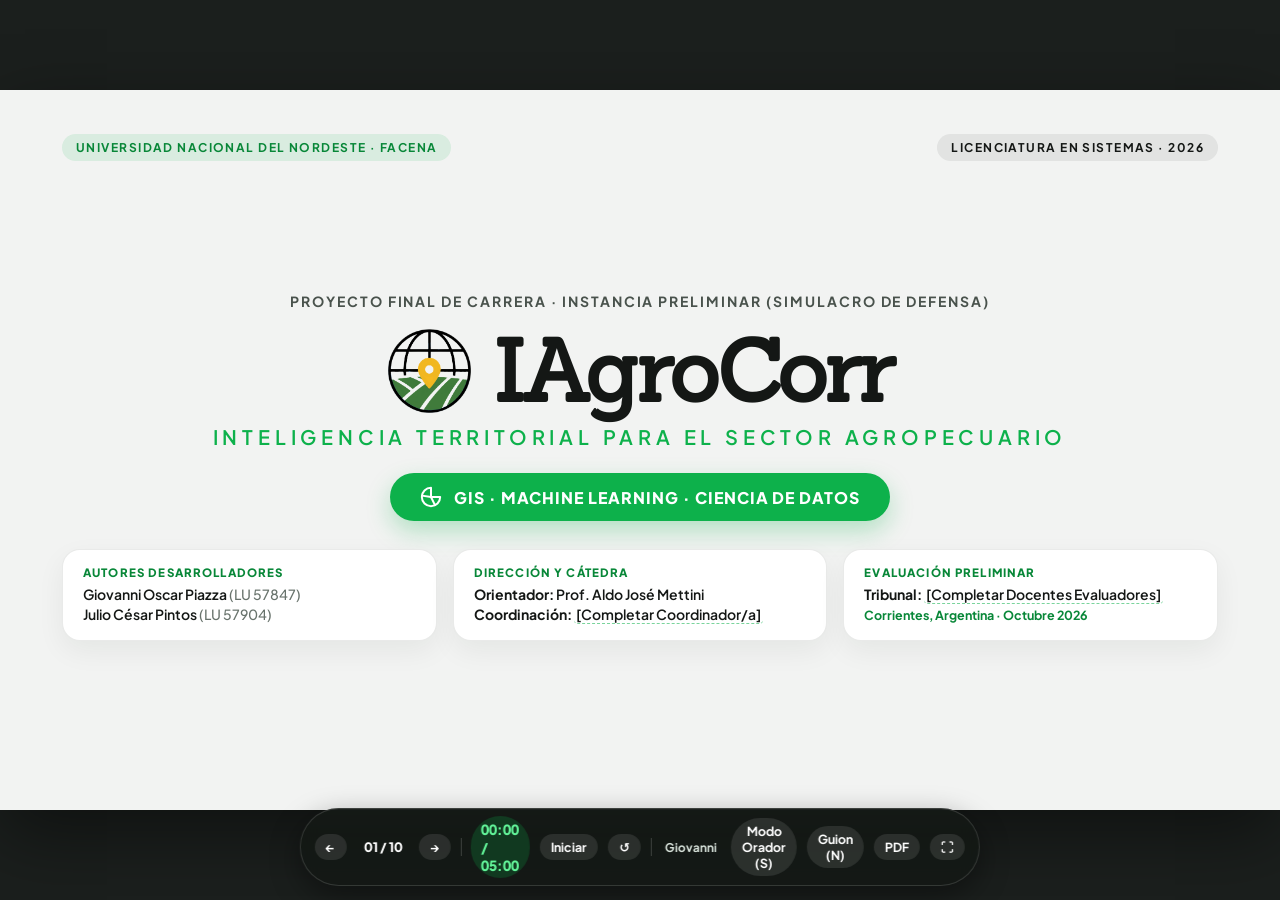
<file: docs/presentacion/defensa_preliminar_5min.html>
<!DOCTYPE html>
<html lang="es">
<head>
  <meta charset="UTF-8" />
  <meta name="viewport" content="width=device-width, initial-scale=1.0" />
  <title>IAgroCorr — Defensa Preliminar PFC 5 min (FACENA - UNNE)</title>
  <link rel="preconnect" href="https://fonts.googleapis.com" />
  <link rel="preconnect" href="https://fonts.gstatic.com" crossorigin />
  <link href="https://fonts.googleapis.com/css2?family=Plus+Jakarta+Sans:wght@400;500;600;700;800&family=Sanchez:ital@0;1&display=swap" rel="stylesheet" />
  <style>
    :root {
      --bg-stage: #F2F3F2;
      --bg-outer: #1B1F1D;
      --surface-white: #FFFFFF;
      --surface-soft: #E4E6E4;
      --surface-mint: #D7F5DA;
      --surface-mint-border: #B3E8B9;
      --green-brand: #0DB14B;
      --green-dark: #088738;
      --green-deep: #065F28;
      --text-main: #141715;
      --text-muted: #49524C;
      --text-soft: #68736C;
      --amber: #E59400;
      --red: #D9383A;
      --border-subtle: rgba(20, 23, 21, 0.09);
      --shadow-card: 0 10px 28px rgba(15, 28, 20, 0.06);
      --radius-lg: 26px;
      --radius-md: 18px;
      --radius-badge: 20px;
    }

    * {
      box-sizing: border-box;
      margin: 0;
      padding: 0;
    }

    html, body {
      width: 100%;
      height: 100%;
      overflow: hidden;
      background: var(--bg-outer);
      font-family: 'Plus Jakarta Sans', 'Segoe UI', system-ui, -apple-system, sans-serif;
      color: var(--text-main);
      -webkit-font-smoothing: antialiased;
    }

    /* Contenedor escalable 16:9 exacto (1280 x 720) */
    #viewport {
      width: 100vw;
      height: 100vh;
      display: flex;
      align-items: center;
      justify-content: center;
      position: relative;
    }

    #deck {
      width: 1280px;
      height: 720px;
      background: var(--bg-stage);
      position: relative;
      overflow: hidden;
      box-shadow: 0 24px 70px rgba(0, 0, 0, 0.45);
      transform-origin: center center;
    }

    .slide {
      position: absolute;
      inset: 0;
      width: 1280px;
      height: 720px;
      padding: 44px 62px 52px;
      display: none;
      flex-direction: column;
      justify-content: space-between;
      background: var(--bg-stage);
      opacity: 0;
      transition: opacity 0.22s ease;
    }

    .slide.active {
      display: flex;
      opacity: 1;
    }

    /* Cabecera estándar de lámina */
    .slide-top {
      display: flex;
      align-items: center;
      justify-content: space-between;
      margin-bottom: 14px;
    }

    .slide-chapter {
      display: inline-flex;
      align-items: center;
      gap: 8px;
      font-size: 12px;
      font-weight: 700;
      text-transform: uppercase;
      letter-spacing: 0.12em;
      color: var(--green-dark);
      background: rgba(13, 177, 75, 0.11);
      padding: 6px 14px;
      border-radius: 999px;
    }

    .slide-brand-mini {
      display: inline-flex;
      align-items: center;
      gap: 8px;
      font-family: 'Sanchez', Georgia, serif;
      font-weight: 700;
      font-size: 16px;
      color: var(--text-main);
      opacity: 0.82;
    }

    .slide-brand-mini img {
      width: 24px;
      height: 24px;
      object-fit: contain;
    }

    .slide-title {
      font-size: 46px;
      font-weight: 800;
      color: var(--green-brand);
      letter-spacing: -0.02em;
      line-height: 1.08;
      text-align: center;
      margin-bottom: 6px;
    }

    .slide-title.left {
      text-align: left;
    }

    .slide-subtitle {
      text-align: center;
      font-size: 16px;
      color: var(--text-muted);
      font-weight: 500;
      margin-bottom: 18px;
    }

    /* Tarjetas con insignia superior (Estilo Slides 2 y 3 del PDF) */
    .cards-row {
      display: grid;
      gap: 22px;
      flex: 1;
      align-items: stretch;
      margin-top: 28px;
    }

    .cards-row.cols-3 { grid-template-columns: repeat(3, 1fr); }
    .cards-row.cols-4 { grid-template-columns: repeat(4, 1fr); gap: 18px; }

    .num-card {
      background: var(--surface-white);
      border-radius: var(--radius-lg);
      padding: 48px 22px 24px;
      position: relative;
      text-align: center;
      box-shadow: var(--shadow-card);
      border: 1px solid var(--border-subtle);
      display: flex;
      flex-direction: column;
      justify-content: space-between;
    }

    .num-card.mint {
      background: var(--surface-mint);
      border-color: var(--surface-mint-border);
    }

    .num-card.soft {
      background: var(--surface-soft);
    }

    .num-badge {
      width: 68px;
      height: 68px;
      background: var(--green-brand);
      color: #FFFFFF;
      font-family: 'Sanchez', Georgia, serif;
      font-size: 28px;
      font-weight: 700;
      border-radius: 20px;
      display: flex;
      align-items: center;
      justify-content: center;
      position: absolute;
      top: -30px;
      left: 50%;
      transform: translateX(-50%);
      box-shadow: 0 8px 18px rgba(13, 177, 75, 0.28);
    }

    .num-card h3 {
      font-size: 21px;
      font-weight: 800;
      color: var(--text-main);
      margin-bottom: 10px;
      line-height: 1.2;
    }

    .num-card p {
      font-size: 14.5px;
      line-height: 1.48;
      color: var(--text-muted);
    }

    .cite-tag {
      margin-top: 14px;
      display: inline-block;
      font-size: 12px;
      font-weight: 700;
      color: var(--green-dark);
      background: rgba(13, 177, 75, 0.1);
      padding: 5px 10px;
      border-radius: 8px;
    }

    /* Bloques Bento (Estilo Slide 4 Metodologías) */
    .bento-hero {
      background: var(--green-brand);
      color: #FFFFFF;
      border-radius: var(--radius-lg);
      padding: 28px 32px;
      display: flex;
      flex-direction: column;
      justify-content: center;
      box-shadow: 0 12px 28px rgba(13, 177, 75, 0.22);
    }

    .bento-hero h2 {
      font-size: 42px;
      font-weight: 800;
      letter-spacing: -0.02em;
      line-height: 1.05;
      margin-bottom: 10px;
    }

    .bento-hero p {
      font-size: 15px;
      line-height: 1.45;
      color: rgba(255, 255, 255, 0.93);
    }

    .bento-card {
      background: var(--surface-soft);
      border-radius: var(--radius-lg);
      padding: 22px 24px;
      border: 1px solid var(--border-subtle);
      display: flex;
      flex-direction: column;
      justify-content: center;
    }

    .bento-card.white {
      background: var(--surface-white);
      box-shadow: var(--shadow-card);
    }

    .bento-card.mint {
      background: var(--surface-mint);
      border-color: var(--surface-mint-border);
    }

    .bento-card h3 {
      font-size: 20px;
      font-weight: 800;
      margin-bottom: 7px;
      color: var(--text-main);
      display: flex;
      align-items: center;
      gap: 8px;
    }

    .bento-card p {
      font-size: 14px;
      line-height: 1.45;
      color: var(--text-muted);
    }

    /* Pastilla verde principal */
    .green-pill {
      display: inline-flex;
      align-items: center;
      gap: 12px;
      background: var(--green-brand);
      color: #FFFFFF;
      font-weight: 800;
      font-size: 16px;
      letter-spacing: 0.06em;
      text-transform: uppercase;
      padding: 13px 30px;
      border-radius: 999px;
      box-shadow: 0 10px 24px rgba(13, 177, 75, 0.28);
    }

    /* Pasos numerados laterales (Estilo Slide 15 Pasos a Seguir) */
    .step-item {
      display: flex;
      align-items: flex-start;
      gap: 16px;
      background: var(--surface-white);
      padding: 16px 20px;
      border-radius: 20px;
      border: 1px solid var(--border-subtle);
      box-shadow: var(--shadow-card);
    }

    .step-badge {
      width: 54px;
      height: 54px;
      flex-shrink: 0;
      border-radius: 16px;
      background: var(--green-brand);
      color: #FFFFFF;
      font-family: 'Sanchez', Georgia, serif;
      font-size: 22px;
      font-weight: 700;
      display: flex;
      align-items: center;
      justify-content: center;
    }

    .step-item h4 {
      font-size: 18px;
      font-weight: 800;
      margin-bottom: 4px;
      color: var(--text-main);
    }

    .step-item p {
      font-size: 13.5px;
      line-height: 1.42;
      color: var(--text-muted);
    }

    /*SLIDE 1: CARÁTULA */
    .cover-center {
      flex: 1;
      display: flex;
      flex-direction: column;
      align-items: center;
      justify-content: center;
      text-align: center;
    }

    .cover-inst {
      font-size: 14px;
      font-weight: 700;
      text-transform: uppercase;
      letter-spacing: 0.14em;
      color: var(--text-muted);
      margin-bottom: 18px;
    }

    .cover-brand-row {
      display: flex;
      align-items: center;
      justify-content: center;
      gap: 22px;
      margin-bottom: 10px;
    }

    .cover-brand-row img {
      width: 84px;
      height: 84px;
      object-fit: contain;
    }

    .cover-wordmark {
      font-family: 'Sanchez', Georgia, serif;
      font-size: 86px;
      font-weight: 700;
      color: var(--text-main);
      letter-spacing: -0.02em;
      line-height: 1;
    }

    .cover-sub {
      font-size: 20px;
      font-weight: 600;
      color: var(--green-brand);
      text-transform: uppercase;
      letter-spacing: 0.24em;
      margin-bottom: 24px;
    }

    .cover-meta-grid {
      width: 100%;
      display: grid;
      grid-template-columns: repeat(3, 1fr);
      gap: 16px;
      margin-top: 28px;
      text-align: left;
    }

    .meta-box {
      background: var(--surface-white);
      border-radius: 18px;
      padding: 15px 20px;
      border: 1px solid var(--border-subtle);
      box-shadow: var(--shadow-card);
    }

    .meta-box .meta-label {
      font-size: 11.5px;
      font-weight: 800;
      text-transform: uppercase;
      letter-spacing: 0.1em;
      color: var(--green-dark);
      margin-bottom: 5px;
    }

    .meta-box .meta-val {
      font-size: 14px;
      font-weight: 600;
      color: var(--text-main);
      line-height: 1.4;
    }

    [contenteditable="true"] {
      border-bottom: 1px dashed rgba(13, 177, 75, 0.55);
      outline: none;
      padding: 0 2px;
      border-radius: 4px;
    }

    [contenteditable="true"]:focus {
      background: #E9FAEC;
      border-bottom-style: solid;
    }

    /* Barras de progreso */
    .prog-track {
      width: 100%;
      height: 11px;
      background: #DDE2DE;
      border-radius: 999px;
      overflow: hidden;
      margin-top: 6px;
    }

    .prog-fill {
      height: 100%;
      background: var(--green-brand);
      border-radius: 999px;
    }

    .prog-fill.amber {
      background: var(--amber);
    }

    /* Chips y etiquetas */
    .chip {
      display: inline-flex;
      align-items: center;
      gap: 5px;
      padding: 4px 10px;
      border-radius: 999px;
      font-size: 12px;
      font-weight: 700;
      background: #FFFFFF;
      border: 1px solid var(--border-subtle);
      color: var(--text-main);
    }

    .chip.green {
      background: var(--green-brand);
      color: #FFFFFF;
      border-color: var(--green-brand);
    }

    .chip.soft-green {
      background: #E1F8E5;
      color: var(--green-deep);
      border-color: #B7E9BF;
    }

    .chip.amber {
      background: #FFF3D6;
      color: #945E00;
      border-color: #F6D992;
    }

    .chip.red {
      background: #FFE5E5;
      color: #A61E22;
      border-color: #F5B7B8;
    }

    /* HUD flotante de control y cronómetro de 5 minutos */
    #hud {
      position: fixed;
      bottom: 14px;
      left: 50%;
      transform: translateX(-50%);
      z-index: 100;
      display: flex;
      align-items: center;
      gap: 10px;
      background: rgba(20, 24, 21, 0.92);
      backdrop-filter: blur(10px);
      color: #FFFFFF;
      padding: 7px 14px;
      border-radius: 999px;
      border: 1px solid rgba(255, 255, 255, 0.14);
      font-size: 13px;
      box-shadow: 0 10px 30px rgba(0, 0, 0, 0.4);
      transition: opacity 0.2s ease;
    }

    #hud.hidden {
      opacity: 0;
      pointer-events: none;
    }

    .hud-btn {
      background: rgba(255, 255, 255, 0.1);
      color: #FFFFFF;
      border: none;
      border-radius: 999px;
      padding: 5px 11px;
      font-size: 12.5px;
      font-weight: 700;
      cursor: pointer;
      font-family: inherit;
      transition: background 0.15s;
    }

    .hud-btn:hover {
      background: rgba(255, 255, 255, 0.22);
    }

    .hud-btn.active {
      background: var(--green-brand);
      color: #FFFFFF;
    }

    .hud-sep {
      width: 1px;
      height: 18px;
      background: rgba(255, 255, 255, 0.18);
    }

    #timerDisplay {
      font-variant-numeric: tabular-nums;
      font-weight: 800;
      font-size: 14px;
      padding: 4px 10px;
      border-radius: 999px;
      background: rgba(13, 177, 75, 0.22);
      color: #63F59A;
    }

    #timerDisplay.warn {
      background: rgba(229, 148, 0, 0.28);
      color: #FFD166;
    }

    #timerDisplay.danger {
      background: rgba(217, 56, 58, 0.35);
      color: #FF8587;
    }

    #speakerBadge {
      font-size: 12px;
      font-weight: 700;
      color: #D7E2DA;
      padding: 0 4px;
    }

    /* Cajón de Notas del Orador */
    #notesDrawer {
      position: fixed;
      left: 50%;
      bottom: 62px;
      transform: translateX(-50%);
      width: min(920px, 92vw);
      background: rgba(18, 22, 19, 0.96);
      color: #F1F5F2;
      border: 1px solid rgba(13, 177, 75, 0.45);
      border-radius: 18px;
      padding: 16px 22px;
      z-index: 99;
      display: none;
      box-shadow: 0 18px 45px rgba(0, 0, 0, 0.55);
    }

    #notesDrawer.open {
      display: block;
    }

    #notesHeader {
      display: flex;
      justify-content: space-between;
      align-items: center;
      margin-bottom: 8px;
      font-size: 12px;
      text-transform: uppercase;
      letter-spacing: 0.08em;
      color: #63F59A;
      font-weight: 800;
    }

    #notesBody {
      font-size: 14px;
      line-height: 1.55;
      color: #E5ECE7;
    }

    /* Exportación limpia a PDF 16:9 (Ctrl + P) */
    @page {
      size: 1280px 720px;
      margin: 0;
    }

    @media print {
      html, body {
        width: 1280px;
        height: auto;
        overflow: visible !important;
        background: var(--bg-stage) !important;
        -webkit-print-color-adjust: exact !important;
        print-color-adjust: exact !important;
      }

      #viewport {
        display: block !important;
        width: 1280px !important;
        height: auto !important;
      }

      #deck {
        width: 1280px !important;
        height: auto !important;
        transform: none !important;
        box-shadow: none !important;
      }

      .slide {
        position: relative !important;
        display: flex !important;
        opacity: 1 !important;
        page-break-after: always;
        break-after: page;
        width: 1280px !important;
        height: 720px !important;
      }

      #hud, #notesDrawer {
        display: none !important;
      }

      [contenteditable="true"] {
        border-bottom: none !important;
      }
    }
  </style>
</head>
<body>

<div id="viewport">
  <div id="deck">

    <!-- =====================================================
         SLIDE 1: CARÁTULA OFICIAL (ANEXO III)
         ===================================================== -->
    <section class="slide active" data-speaker="Giovanni Oscar Piazza" data-time="0:20 (Acum: 0:20)" data-notes="Buenas tardes, miembros del tribunal. Soy Giovanni Piazza y, junto a mi compañero Julio César Pintos, con la dirección del profesor Aldo Mettini, presentamos IAgroCorr: una plataforma Web GIS de inteligencia territorial que une imágenes satelitales, cartografía oficial e inteligencia artificial para mejorar las decisiones productivas en Corrientes y proteger sus humedales.">
      <div class="slide-top">
        <span class="slide-chapter">Universidad Nacional del Nordeste · FACENA</span>
        <span class="slide-chapter" style="background: rgba(20,23,21,0.07); color: var(--text-main);">Licenciatura en Sistemas · 2026</span>
      </div>

      <div class="cover-center">
        <div class="cover-inst">Proyecto Final de Carrera · Instancia Preliminar (Simulacro de Defensa)</div>

        <div class="cover-brand-row">
          <img src="../../iagrocorr_project/static/images/iagrocorr_logo_n.png" alt="Logo IAgroCorr" onerror="this.style.display='none'" />
          <h1 class="cover-wordmark">IAgroCorr</h1>
        </div>

        <div class="cover-sub">Inteligencia Territorial para el Sector Agropecuario</div>

        <div class="green-pill">
          <svg width="22" height="22" viewBox="0 0 24 24" fill="none" stroke="currentColor" stroke-width="2.2" stroke-linecap="round" stroke-linejoin="round"><path d="M12 2a10 10 0 1 0 10 10H12V2z"/><path d="M12 12 2.1 10.5"/><path d="m12 12 4.3 8.9"/></svg>
          <span>GIS · Machine Learning · Ciencia de Datos</span>
        </div>

        <div class="cover-meta-grid">
          <div class="meta-box">
            <div class="meta-label">Autores Desarrolladores</div>
            <div class="meta-val">
              Giovanni Oscar Piazza <span style="color:var(--text-soft); font-weight:500;">(LU 57847)</span><br/>
              Julio César Pintos <span style="color:var(--text-soft); font-weight:500;">(LU 57904)</span>
            </div>
          </div>

          <div class="meta-box">
            <div class="meta-label">Dirección y Cátedra</div>
            <div class="meta-val">
              <strong>Orientador:</strong> Prof. Aldo José Mettini<br/>
              <strong>Coordinación:</strong> <span id="editCoord" contenteditable="true" spellcheck="false">[Completar Coordinador/a]</span>
            </div>
          </div>

          <div class="meta-box">
            <div class="meta-label">Evaluación Preliminar</div>
            <div class="meta-val">
              <strong>Tribunal:</strong> <span id="editTribunal" contenteditable="true" spellcheck="false">[Completar Docentes Evaluadores]</span><br/>
              <span style="color:var(--green-dark); font-size:12.5px; font-weight:700;">Corrientes, Argentina · Octubre 2026</span>
            </div>
          </div>
        </div>
      </div>
    </section>

    <!-- =====================================================
         SLIDE 2: CAP. 1 — PROBLEMA Y ESTADO DEL ARTE
         ===================================================== -->
    <section class="slide" data-speaker="Giovanni Oscar Piazza" data-time="0:35 (Acum: 0:55)" data-notes="Partimos de una paradoja: sobran datos, pero no se usan. Earth Engine y Sentinel-2 procesan petabytes de índices como el NDVI, que un productor no puede leer en crudo. Para trabajar esa geografía con precisión usamos PostGIS, con índices espaciales y topología exacta, y aplicamos GeoIA, que considera espacio, tiempo y vecindad. El vacío es regional: el software comercial piensa en el rinde pampeano y no protege los humedales del NEA.">
      <div>
        <div class="slide-top">
          <span class="slide-chapter">Capítulo 1 · Introducción y Estado del Arte</span>
          <span class="slide-brand-mini"><img src="../../iagrocorr_project/static/images/iagrocorr_logo_n.png" alt="" onerror="this.style.display='none'"/>IAgroCorr</span>
        </div>
        <h2 class="slide-title">Estado del Arte y Brecha</h2>
        <p class="slide-subtitle">De la abundancia de datos satelitales crudos a la Inteligencia Artificial Geoespacial (GeoIA) aplicada</p>
      </div>

      <div class="cards-row cols-4">
        <article class="num-card">
          <div class="num-badge">01</div>
          <div>
            <h3>Cloud GIS y Satélites</h3>
            <p><strong>Google Earth Engine</strong> y misiones <em>Sentinel-2</em> procesan petabytes de índices espectrales (<strong>NDVI, NDWI</strong>), pero resultan inaccesibles sin perfil técnico.</p>
          </div>
          <span class="cite-tag">Zhao et al., 2021 · Obiorah, 2025</span>
        </article>

        <article class="num-card">
          <div class="num-badge">02</div>
          <div>
            <h3>Bases Espaciales OGC</h3>
            <p>Superando los límites de los RDBMS clásicos, <strong>PostGIS</strong> incorpora tipos geométricos, índices espaciales <strong>GiST</strong> y álgebra topológica exacta.</p>
          </div>
          <span class="cite-tag">Safari et al., 2021 · Hou, 2025</span>
        </article>

        <article class="num-card">
          <div class="num-badge">03</div>
          <div>
            <h3>Paradigma GeoIA</h3>
            <p>A diferencia del ML tabular, la <strong>GeoIA</strong> integra explícitamente espacio, tiempo y vecindad topológica en la detección de anomalías y similitud.</p>
          </div>
          <span class="cite-tag">Gao, Hu &amp; Li, 2023 · Karmaoui, 2023</span>
        </article>

        <article class="num-card mint">
          <div class="num-badge">04</div>
          <div>
            <h3>Vacío en el NEA</h3>
            <p>El software comercial prioriza rinde pampeano y <strong>no articula monitoreo satelital + diversificación global + protección normativa de humedales</strong>.</p>
          </div>
          <span class="cite-tag" style="background:#FFFFFF;">Oportunidad IAgroCorr</span>
        </article>
      </div>
    </section>

    <!-- =====================================================
         SLIDE 3: CAP. 1 — FUNDAMENTACIÓN Y OBJETIVOS
         ===================================================== -->
    <section class="slide" data-speaker="Giovanni Oscar Piazza" data-time="0:30 (Acum: 1:25)" data-notes="¿Por qué Corrientes? Porque el arroz, la forestación, el tabaco y los cítricos conviven con los Esteros del Iberá, sitio Ramsar, y con grandes ríos. Nuestro objetivo general es una plataforma que integre datos satelitales, cartografía oficial y aprendizaje automático para decidir mejor y gestionar riesgos ambientales. Los seis objetivos específicos se agrupan en tres pilares: un data warehouse espacial con su plataforma web, un semáforo de anomalías y un motor de gemelos climáticos.">
      <div>
        <div class="slide-top">
          <span class="slide-chapter">Capítulo 1 · Fundamentación y Objetivos</span>
          <span class="slide-brand-mini"><img src="../../iagrocorr_project/static/images/iagrocorr_logo_n.png" alt="" onerror="this.style.display='none'"/>IAgroCorr</span>
        </div>
        <h2 class="slide-title">Fundamentación y Objetivos</h2>
      </div>

      <div style="display: grid; grid-template-columns: 1.02fr 1.25fr; gap: 24px; flex: 1; margin-top: 10px;">
        <!-- Columna Fundamentación -->
        <div class="bento-hero" style="justify-content: space-between;">
          <div>
            <span style="font-size:12px; font-weight:800; letter-spacing:0.12em; text-transform:uppercase; opacity:0.88;">¿Por qué en Corrientes?</span>
            <h2 style="font-size:36px; margin-top:6px;">Producción y Humedales en Equilibrio</h2>
            <p style="margin-top:10px;">Corrientes combina cadenas intensivas (arroz, forestal, tabaco, citrus) junto a los <strong>Esteros del Iberá (Sitio Ramsar)</strong> y los ríos Paraná, Uruguay, Corriente y Santa Lucía.</p>
          </div>

          <div style="display:flex; flex-direction:column; gap:10px; margin-top:14px;">
            <div style="background:rgba(255,255,255,0.14); padding:12px 15px; border-radius:16px; font-size:13.5px; line-height:1.4;">
              <strong>Impacto Regional (Banco Mundial, 2024):</strong> Reducir la brecha tecnológica en explotaciones medianas/familiares y certificar uso racional de insumos.
            </div>
            <div style="background:rgba(255,255,255,0.14); padding:12px 15px; border-radius:16px; font-size:13.5px; line-height:1.4;">
              <strong>Relevancia Informática:</strong> Arquitectura híbrida <em>Cloud/Local</em> para integrar vectores OGC, series satelitales y modelos GeoIA.
            </div>
          </div>
        </div>

        <!-- Columna Objetivos -->
        <div style="display:flex; flex-direction:column; justify-content:space-between; gap:14px;">
          <div class="bento-card white" style="padding:18px 22px; border-left: 6px solid var(--green-brand);">
            <div style="font-size:12px; font-weight:800; text-transform:uppercase; letter-spacing:0.1em; color:var(--green-dark); margin-bottom:4px;">Objetivo General (Anexo II)</div>
            <p style="font-size:14.5px; color:var(--text-main); font-weight:600;">Desarrollar una plataforma de Inteligencia Territorial que integre datos satelitales, cartografía oficial y aprendizaje automático para optimizar decisiones estratégicas, diversificación productiva y gestión de riesgos ambientales en Corrientes.</p>
          </div>

          <div class="step-item">
            <div class="step-badge">01</div>
            <div>
              <h4>Data Warehouse Espacial y Plataforma Web <span class="chip soft-green">OE2 · OE3 · OE6</span></h4>
              <p>Integrar capas de IDERA, IDECorr, INTA y GEE en PostGIS bajo una app web contenedorizada, portable y adaptable a escritorio y móvil.</p>
            </div>
          </div>

          <div class="step-item">
            <div class="step-badge">02</div>
            <div>
              <h4>Detección Temprana en Formato Semáforo <span class="chip soft-green">OE1 · OE4</span></h4>
              <p>Detectar anomalías vegetativas (NDVI/NDWI) y riesgos fitosanitarios traduciendo métricas complejas a alertas simples (Verde, Amarillo, Rojo).</p>
            </div>
          </div>

          <div class="step-item">
            <div class="step-badge">03</div>
            <div>
              <h4>Motor de Gemelos Climáticos Globales <span class="chip soft-green">OE5</span></h4>
              <p>Identificar zonas productivas mundiales análogas mediante <em>clustering</em> edafoclimático para recomendar alternativas de diversificación.</p>
            </div>
          </div>
        </div>
      </div>
    </section>

    <!-- =====================================================
         SLIDE 4: CAP. 2 — METODOLOGÍA E ING. DE REQUERIMIENTOS
         ===================================================== -->
    <section class="slide" data-speaker="Giovanni Oscar Piazza" data-time="0:30 (Acum: 1:55)" data-notes="Combinamos Design Science Research para construir y evaluar el artefacto, Scrum adaptado con sprints quincenales y CRISP-DM para el ciclo de datos. Y no programamos a ciegas: hicimos cinco entrevistas, con INTA Corrientes, Servisoft y mentores AgTech. De ahí salieron tres requisitos: IA explicable, no una caja negra; una interfaz simple; y privacidad estricta del lote.">
      <div>
        <div class="slide-top">
          <span class="slide-chapter">Capítulo 2 · Metodología e Ingeniería de Requerimientos</span>
          <span class="slide-brand-mini"><img src="../../iagrocorr_project/static/images/iagrocorr_logo_n.png" alt="" onerror="this.style.display='none'"/>IAgroCorr</span>
        </div>
      </div>

      <!-- Grilla Bento inspirada en Slide 4 del equipo -->
      <div style="display: grid; grid-template-columns: 1.35fr 1fr; gap: 18px; margin-bottom: 18px;">
        <div class="bento-hero" style="padding: 24px 30px;">
          <h2 style="font-size: 44px; margin-bottom: 8px;">Metodologías</h2>
          <p>Combinación de <strong>Design Science Research (DSR)</strong> para construir y evaluar el artefacto tecnológico, <strong>Scrum Adaptado</strong> en dupla (Sprints quincenales en Jira y PRs en GitHub) y <strong>CRISP-DM</strong> guiando el ciclo de datos.</p>
        </div>

        <div class="bento-card" style="padding: 20px 24px;">
          <h3>Ciclo Incremental de Datos</h3>
          <p><strong>1. Educción</strong> con actores reales &rarr; <strong>2. ETL Medallion</strong> (Bronce crudo, Plata armonizado, Oro en DW) &rarr; <strong>3. Modelado GeoIA</strong> &rarr; <strong>4. Prototipado Web</strong>.</p>
        </div>
      </div>

      <div style="font-size:12.5px; font-weight:800; text-transform:uppercase; letter-spacing:0.1em; color:var(--green-dark); margin-bottom:10px;">
        Educción Empírica (Fases 1 y 2 de CRISP-DM) — 5 Entrevistas traducidas a Requerimientos de Software
      </div>

      <div style="display: grid; grid-template-columns: repeat(3, 1fr); gap: 18px; flex: 1;">
        <div class="bento-card white" style="justify-content: space-between;">
          <div>
            <span class="chip soft-green" style="margin-bottom:8px;">INTA Corrientes · Lic. Natalia Retamozo</span>
            <h3>Explicabilidad y Calibración</h3>
            <p>Los informes técnicos actuales están dispersos y los agrónomos rechazan modelos de <strong>«caja negra»</strong>. Exige variables estáticas (suelo) + dinámicas (clima) y contemplar nubosidad local.</p>
          </div>
          <div style="font-size:12.5px; font-weight:700; color:var(--green-dark); margin-top:10px;">&rarr; RF: Semáforo + Auditoría JSON (XAI)</div>
        </div>

        <div class="bento-card white" style="justify-content: space-between;">
          <div>
            <span class="chip soft-green" style="margin-bottom:8px;">Polo IT Chaco · Matías Obregón (Servisoft)</span>
            <h3>Adopción y Trazabilidad</h3>
            <p>Fuerte barrera cultural/generacional en el NEA: la herramienta debe mostrar valor inmediato con mínima carga manual y respaldar certificaciones ambientales de exportación.</p>
          </div>
          <div style="font-size:12.5px; font-weight:700; color:var(--green-dark); margin-top:10px;">&rarr; RNF: UX de baja fricción y Responsive</div>
        </div>

        <div class="bento-card mint" style="justify-content: space-between;">
          <div>
            <span class="chip" style="margin-bottom:8px;">Mentorías AgTech · Macedo, Cruz, Menezes</span>
            <h3>Privacidad y Human-in-the-loop</h3>
            <p>El polígono del lote es información sensible del productor. Control estricto de falsos positivos, diferenciación por cultivo y cuantificación del ahorro de insumos.</p>
          </div>
          <div style="font-size:12.5px; font-weight:700; color:var(--green-deep); margin-top:10px;">&rarr; RNF: Aislamiento por usuario en BD</div>
        </div>
      </div>
    </section>

    <!-- =====================================================
         SLIDE 5: CAP. 3 — HERRAMIENTAS, STACK Y PIPELINE ETL
         ===================================================== -->
    <section class="slide" data-speaker="Giovanni Oscar Piazza" data-time="0:35 (Acum: 2:30)" data-notes="La arquitectura es híbrida. Uno: Earth Engine filtra las nubes y resume cada lote en la nube, así recibimos un JSON liviano en vez de imágenes de gigabytes, y sumamos en vivo las capas WMS del INTA. Dos: GeoDjango y PostGIS armonizan las geometrías y calculan áreas y distancias exactas. Tres: los modelos se entrenan en Google Colab con Scikit-learn. Y cuatro: todo corre en Docker, reproducible con un solo comando.">
      <div>
        <div class="slide-top">
          <span class="slide-chapter">Capítulo 3 · Herramientas, Lenguajes y Pipeline ETL</span>
          <span class="slide-brand-mini"><img src="../../iagrocorr_project/static/images/iagrocorr_logo_n.png" alt="" onerror="this.style.display='none'"/>IAgroCorr</span>
        </div>
        <h2 class="slide-title">Arquitectura, Stack y Pipeline ETL</h2>
        <p class="slide-subtitle">Procesamiento híbrido Cloud/Local con reducción zonal en servidor y contenedores reproducibles</p>
      </div>

      <!-- Flujo horizontal de 4 bloques arquitectónicos -->
      <div style="display: grid; grid-template-columns: repeat(4, 1fr); gap: 16px; flex: 1; margin-top: 6px;">
        <div class="bento-card mint" style="justify-content: space-between; padding: 20px;">
          <div>
            <div style="font-size:12px; font-weight:800; color:var(--green-deep); text-transform:uppercase; margin-bottom:6px;">1. Extract &amp; Cloud GIS</div>
            <h3 style="font-size:19px;">GCP + Earth Engine &amp; OGC</h3>
            <p style="margin-top:6px;"><strong>Google Cloud Project</strong> + API <strong>GEE</strong> filtran nubes y reducen píxeles <em>Sentinel-2</em> por polígono en la nube (JSON liviano, sin bajar GeoTIFFs). Cartografía <strong>IDECorr/IDERA</strong> y <strong>WMS INTA</strong> en vivo.</p>
          </div>
          <div style="display:flex; flex-wrap:wrap; gap:5px; margin-top:10px;">
            <span class="chip">GEE API</span>
            <span class="chip">GCP IAM</span>
            <span class="chip">WMS INTA</span>
          </div>
        </div>

        <div class="bento-card white" style="justify-content: space-between; padding: 20px;">
          <div>
            <div style="font-size:12px; font-weight:800; color:var(--green-dark); text-transform:uppercase; margin-bottom:6px;">2. Transform &amp; DW</div>
            <h3 style="font-size:19px;">GeoDjango + PostGIS 3.4</h3>
            <p style="margin-top:6px;"><strong>Python 3.12/3.13</strong> y <strong>Django 6</strong> con <code>GDAL/GEOS</code>. Armoniza geometrías en <strong>SRID 4326</strong>, proyecta a <strong>EPSG:3857</strong> para distancias/áreas exactas y carga de forma idempotente en <strong>PostgreSQL 16</strong>.</p>
          </div>
          <div style="display:flex; flex-wrap:wrap; gap:5px; margin-top:10px;">
            <span class="chip">GeoDjango</span>
            <span class="chip">PostGIS GiST</span>
            <span class="chip">GDAL 3.13</span>
          </div>
        </div>

        <div class="bento-card white" style="justify-content: space-between; padding: 20px;">
          <div>
            <div style="font-size:12px; font-weight:800; color:var(--green-dark); text-transform:uppercase; margin-bottom:6px;">3. Laboratorio GeoIA</div>
            <h3 style="font-size:19px;">Google Colab + Scikit-learn</h3>
            <p style="margin-top:6px;">Exploración EDA, escalado y entrenamiento CRISP-DM en notebooks de <strong>Google Colab</strong> con <code>Pandas</code> y <code>Scikit-learn</code>, exportando modelos serializados livianos (<code>.joblib</code>) al backend.</p>
          </div>
          <div style="display:flex; flex-wrap:wrap; gap:5px; margin-top:10px;">
            <span class="chip">Google Colab</span>
            <span class="chip">Scikit-learn</span>
            <span class="chip">Pandas</span>
          </div>
        </div>

        <div class="bento-card" style="justify-content: space-between; padding: 20px;">
          <div>
            <div style="font-size:12px; font-weight:800; color:var(--text-main); text-transform:uppercase; margin-bottom:6px;">4. Frontend &amp; DevOps</div>
            <h3 style="font-size:19px;">Leaflet, Docker e IA Agéntica</h3>
            <p style="margin-top:6px;">Visor <strong>Leaflet + Geoman</strong> y Bootstrap 5 (Claro/Oscuro). Entorno unificado en <strong>Docker + VS Code Dev Containers</strong>, proxy <strong>Cloudflare</strong>, Jira/Zotero y desarrollo guiado por specs con <strong>Antigravity</strong> y <strong>Claude Code</strong>.</p>
          </div>
          <div style="display:flex; flex-wrap:wrap; gap:5px; margin-top:10px;">
            <span class="chip">Docker</span>
            <span class="chip">Leaflet</span>
            <span class="chip">Antigravity · Claude Code</span>
          </div>
        </div>
      </div>

      <!-- Zócalo resumen de trazabilidad ETL -->
      <div style="margin-top: 16px; background: var(--surface-white); border-radius: 16px; padding: 11px 20px; border: 1px solid var(--border-subtle); display: flex; align-items: center; justify-content: space-between; font-size: 13.5px;">
        <span><strong>Trazabilidad en Data Warehouse:</strong> Separación de <code>fecha_captura</code> vs. <code>fecha_procesamiento</code> + restricción única <code>(lote, fecha_captura)</code> sin duplicados.</span>
        <span class="chip green">Esquema DW 100% Operativo</span>
      </div>
    </section>

    <!-- =====================================================
         SLIDE 6: CAP. 2 Y 3 — MODELOS GEOIA Y VALIDACIÓN
         ===================================================== -->
    <section class="slide" data-speaker="Giovanni Oscar Piazza" data-time="0:35 (Acum: 3:05)" data-notes="Entrenamos modelos propios porque Corrientes tiene un clima subtropical particular y casi no hay lotes etiquetados con plagas. La IA tiene tres capas. Un sistema experto espacial, ya en producción, que cruza cada lote con los buffers del Iberá, los ríos y las bandas toxicológicas de SENASA, totalmente explicable. Un Isolation Forest que detecta caídas de vigor, calibrado con la sequía 2022-2023. Y un K-Means que encuentra gemelos climáticos, validado con Silhouette y la clasificación de Köppen.">
      <div>
        <div class="slide-top">
          <span class="slide-chapter">Capítulos 2 y 3 · Modelado GeoIA y Estrategia de Validación</span>
          <span class="slide-brand-mini"><img src="../../iagrocorr_project/static/images/iagrocorr_logo_n.png" alt="" onerror="this.style.display='none'"/>IAgroCorr</span>
        </div>
        <h2 class="slide-title">Arquitectura Híbrida de IA</h2>
        <p class="slide-subtitle">Modelos propios calibrados en Google Colab para el contexto subtropical correntino (IA Explicable)</p>
      </div>

      <div class="cards-row cols-3" style="margin-top: 24px;">
        <article class="num-card mint">
          <div class="num-badge">01</div>
          <div>
            <span class="chip green" style="margin-bottom:10px;">Activo en Producción</span>
            <h3>Sistema Experto Espacial</h3>
            <p>Inferencia determinística en PostGIS (<code>rules_engine.py</code>) que cruza buffers de <strong>Esteros del Iberá</strong> (1000m), ríos (200–500m), ejidos urbanos y <strong>bandas SENASA (Ia–IV)</strong>.</p>
          </div>
          <div style="margin-top:12px; font-size:13px; font-weight:700; color:var(--green-deep);">
            Validación: 100% explicable · 0% falsos positivos normativos
          </div>
        </article>

        <article class="num-card">
          <div class="num-badge">02</div>
          <div>
            <span class="chip amber" style="margin-bottom:10px;">ML No Supervisado · Colab</span>
            <h3>Isolation Forest (Anomalías)</h3>
            <p>Detecta caídas atípicas de vigor (<code>NDVI</code>, <code>NDWI</code>, <code>&Delta;NDVI</code>, humedad) sin requerir miles de lotes etiquetados con plagas en Corrientes.</p>
          </div>
          <div style="margin-top:12px; font-size:12.8px; font-weight:700; color:var(--text-main); background:var(--surface-soft); padding:8px 10px; border-radius:12px;">
            <strong>Split Temporal (2019–2025):</strong> Calibración sobre la sequía histórica 2022–2023 documentada por INTA.
          </div>
        </article>

        <article class="num-card">
          <div class="num-badge">03</div>
          <div>
            <span class="chip amber" style="margin-bottom:10px;">ML No Supervisado + Regresión</span>
            <h3>Clustering Gemelos Climáticos</h3>
            <p><code>StandardScaler</code> + <strong>K-Means / Vecinos Cercanos</strong> integrando variables edáficas fijas y climáticas dinámicas para rankear similitud por lote.</p>
          </div>
          <div style="margin-top:12px; font-size:12.8px; font-weight:700; color:var(--text-main); background:var(--surface-soft); padding:8px 10px; border-radius:12px;">
            <strong>Métricas:</strong> <em>Silhouette Score</em>, Método del Codo y coherencia Köppen (+ ensayo <em>Random Forest</em> de rinde).
          </div>
        </article>
      </div>
    </section>

    <!-- =====================================================
         SLIDE 7: CAP. 4 — RESULTADOS OPERATIVOS (BETA ABIERTA)
         ===================================================== -->
    <section class="slide" data-speaker="Giovanni Oscar Piazza" data-time="0:45 (Acum: 3:50)" data-notes="Y esto ya funciona hoy, en beta, en iagrocorr punto com punto ar. Primero, el productor dibuja su lote en el mapa, el sistema calcula las hectáreas al instante y lo bloquea si invade un ejido urbano. Segundo, el semáforo evalúa en milisegundos la distancia a áreas protegidas y ríos junto con el agroquímico aplicado: un arrozal en Mercedes da verde, un lote a menos de quinientos metros de un río da amarillo y una banda roja o un NDVI bajo da rojo, siempre con un diagnóstico explicable. Tercero, los gemelos globales: Uruguaiana, en Brasil, tiene un noventa y cinco por ciento de similitud. [No abrir la demo en vivo: no hay tiempo].">
      <div>
        <div class="slide-top">
          <span class="slide-chapter">Capítulo 4 · Resultados Alcanzados (Prototipo Funcional en Beta)</span>
          <a href="https://iagrocorr.com.ar/" target="_blank" rel="noopener" style="text-decoration:none;">
            <span class="chip green" style="cursor:pointer;">&#9654; Ver en Vivo · iagrocorr.com.ar</span>
          </a>
        </div>
        <h2 class="slide-title">Resultados Operativos Hoy</h2>
      </div>

      <div style="display: grid; grid-template-columns: 1.15fr 1fr 1fr; gap: 18px; flex: 1; margin-top: 8px;">
        <!-- Panel 1: Representación limpia del Visor Espacial PostGIS -->
        <div class="bento-card white" style="padding: 20px; justify-content: space-between;">
          <div>
            <div style="display:flex; justify-content:space-between; align-items:center; margin-bottom:10px;">
              <span class="chip soft-green">GeoDjango + Leaflet-Geoman</span>
              <span style="font-size:12px; font-weight:700; color:var(--text-soft);">SRID 4326 / 3857</span>
            </div>
            <h3 style="font-size:19px;">1. Ordenamiento y ABM de Lotes</h3>
            <p style="font-size:13.5px; margin-bottom:12px;">Dibujo vectorial en mapa híbrido, cálculo instantáneo de hectáreas, borrado en cascada y <strong>bloqueo topológico anti-urbano</strong> (<code>ST_Intersects</code>).</p>

            <!-- Mini visor esquemático limpio en SVG -->
            <svg viewBox="0 0 340 155" style="width:100%; border-radius:14px; background:#DCEFE2; border:1px solid #BBDAC5;">
              <!-- Curso hídrico -->
              <path d="M 0 125 Q 95 95, 185 118 T 340 85" fill="none" stroke="#1D6FE8" stroke-width="7" opacity="0.75"/>
              <!-- Reserva Iberá -->
              <polygon points="225,12 328,18 332,72 242,66" fill="#0DCAF0" fill-opacity="0.28" stroke="#06697E" stroke-width="2" stroke-dasharray="5,4"/>
              <text x="242" y="44" font-size="10.5" font-weight="700" fill="#054C5C">Buffer Iberá (1km)</text>
              <!-- Zona urbana bloqueada -->
              <polygon points="18,18 106,18 106,72 18,72" fill="#DC3545" fill-opacity="0.22" stroke="#DC3545" stroke-width="2" stroke-dasharray="4,4"/>
              <text x="27" y="43" font-size="10" font-weight="800" fill="#9E1C28">Ejido Urbano</text>
              <text x="27" y="56" font-size="9" font-weight="700" fill="#9E1C28">(Exclusión activa)</text>
              <!-- Lote válido -->
              <polygon points="128,36 206,42 198,96 122,90" fill="#0DB14B" fill-opacity="0.45" stroke="#087F35" stroke-width="2.5"/>
              <text x="135" y="66" font-size="10.5" font-weight="800" fill="#063F1B">Lote Arroz</text>
              <text x="135" y="79" font-size="9.5" font-weight="700" fill="#063F1B">480.5 Ha · VERDE</text>
            </svg>
          </div>
          <div style="font-size:12.5px; color:var(--text-muted); font-weight:600; margin-top:8px;">
            + Capas en vivo <strong>WMS GeoServer INTA</strong> (Suelos y COS)
          </div>
        </div>

        <!-- Panel 2: Diagnóstico Semáforo y SENASA -->
        <div class="bento-card white" style="padding: 20px; justify-content: space-between;">
          <div>
            <div style="display:flex; justify-content:space-between; align-items:center; margin-bottom:10px;">
              <span class="chip soft-green">Motor Topológico + SENASA</span>
            </div>
            <h3 style="font-size:19px;">2. Semáforo Auditable en DW</h3>
            <p style="font-size:13.5px; margin-bottom:12px;">Evalúa en milisegundos distancias a áreas protegidas y ríos junto a insumos aplicados (Clases Ia a IV), guardando evidencia en <code>HechoMedicionAmbiental</code>.</p>

            <div style="display:flex; flex-direction:column; gap:8px;">
              <div style="background:#E9FAEE; border-left:4px solid #0DB14B; padding:9px 12px; border-radius:10px;">
                <div style="display:flex; justify-content:space-between; font-size:12.5px; font-weight:800; color:#086D2E;">
                  <span>Mercedes · Arroz</span><span>VERDE (10/100)</span>
                </div>
                <div style="font-size:12px; color:var(--text-muted);">Clase IV · NDVI 0.78 · Margen seguro</div>
              </div>

              <div style="background:#FFF8E6; border-left:4px solid #E59400; padding:9px 12px; border-radius:10px;">
                <div style="display:flex; justify-content:space-between; font-size:12.5px; font-weight:800; color:#945E00;">
                  <span>Zona Amortiguamiento</span><span>AMARILLO (60/100)</span>
                </div>
                <div style="font-size:12px; color:var(--text-muted);">Proximidad hídrica &lt; 500m · Vigilar deriva</div>
              </div>

              <div style="background:#FFECEC; border-left:4px solid #D9383A; padding:9px 12px; border-radius:10px;">
                <div style="display:flex; justify-content:space-between; font-size:12.5px; font-weight:800; color:#A61E22;">
                  <span>Goya / Virasoro</span><span>ROJO (90/100)</span>
                </div>
                <div style="font-size:12px; color:var(--text-muted);">Alerta Banda Roja IA o Estrés NDVI &lt; 0.40</div>
              </div>
            </div>
          </div>
          <div style="font-size:12.5px; color:var(--text-muted); font-weight:600; margin-top:8px;">
            Diagnóstico JSON explicable (sin caja negra)
          </div>
        </div>

        <!-- Panel 3: Gemelos Globales + UX/DevOps -->
        <div class="bento-card mint" style="padding: 20px; justify-content: space-between;">
          <div>
            <div style="display:flex; justify-content:space-between; align-items:center; margin-bottom:10px;">
              <span class="chip">Gemelos Globales &amp; UX</span>
            </div>
            <h3 style="font-size:19px;">3. Matriz Global y Portabilidad</h3>
            <p style="font-size:13.5px; margin-bottom:12px;">Vista comparativa georreferenciada en PostGIS, interfaz <em>responsive</em> con <strong>Modo Oscuro</strong> sin parpadeo y despliegue completo con un comando Docker.</p>

            <div style="background:#FFFFFF; border-radius:14px; padding:12px 14px; display:flex; flex-direction:column; gap:9px; border:1px solid var(--surface-mint-border);">
              <div>
                <div style="display:flex; justify-content:space-between; font-size:12.5px; font-weight:700;"><span>Uruguaiana / Itaqui (Brasil)</span><span style="color:var(--green-dark);">95%</span></div>
                <div class="prog-track" style="height:7px;"><div class="prog-fill" style="width:95%;"></div></div>
              </div>
              <div>
                <div style="display:flex; justify-content:space-between; font-size:12.5px; font-weight:700;"><span>Cuenca Laguna Merín (Uruguay)</span><span style="color:var(--green-dark);">88%</span></div>
                <div class="prog-track" style="height:7px;"><div class="prog-fill" style="width:88%;"></div></div>
              </div>
              <div>
                <div style="display:flex; justify-content:space-between; font-size:12.5px; font-weight:700;"><span>Delta del Mississippi (EE.UU.)</span><span style="color:var(--green-dark);">85%</span></div>
                <div class="prog-track" style="height:7px;"><div class="prog-fill" style="width:85%;"></div></div>
              </div>
              <div>
                <div style="display:flex; justify-content:space-between; font-size:12.5px; font-weight:700;"><span>Provincia de Hunan (China)</span><span style="color:var(--green-dark);">82%</span></div>
                <div class="prog-track" style="height:7px;"><div class="prog-fill" style="width:82%;"></div></div>
              </div>
            </div>
          </div>
          <div style="font-size:12.5px; color:var(--green-deep); font-weight:700; margin-top:8px;">
            16 Pull Requests integrados · Landing + Panel Beta
          </div>
        </div>
      </div>
    </section>

    <!-- =====================================================
         SLIDE 8: CAP. 4.4 — PROPIEDAD INTELECTUAL E INDUSTRIAL
         ===================================================== -->
    <section class="slide" data-speaker="Giovanni Oscar Piazza" data-time="0:20 (Acum: 4:10)" data-notes="En propiedad intelectual nos encuadramos en la Resolución 641 del 98 de la UNNE. Los derechos de autor del software son de los estudiantes, reconociendo la dirección del profesor orientador. Una eventual patente o marca se tramitaría por la universidad, y pedimos un año de reserva de publicación.">
      <div>
        <div class="slide-top">
          <span class="slide-chapter">Capítulo 4 · Apartado 4.4 Marco Legal y Transferencia</span>
          <span class="slide-brand-mini"><img src="../../iagrocorr_project/static/images/iagrocorr_logo_n.png" alt="" onerror="this.style.display='none'"/>IAgroCorr</span>
        </div>
        <h2 class="slide-title">Propiedad Intelectual y Confidencialidad</h2>
        <p class="slide-subtitle">Encuadre bajo Res. N° 641/98 C.S. UNNE (actualizada en 2024), Ley 11.723 y Declaración Ética RES 0182/18</p>
      </div>

      <div class="cards-row cols-3" style="margin-top: 26px;">
        <article class="num-card mint">
          <div class="num-badge">A</div>
          <div>
            <h3>Derechos de Autor</h3>
            <p>El código fuente (Python/Django, HTML/CSS/JS y consultas PostGIS) y la arquitectura documentada están protegidos por la <strong>Ley 11.723</strong>. Según el <strong>Art. 7 (UNNE)</strong>, la titularidad corresponde a los <strong>estudiantes autores</strong>, reconociendo la dirección técnica del Profesor Orientador.</p>
          </div>
          <span class="cite-tag" style="background:#FFFFFF;">Artículos 2, 4 y 7 · Regl. UNNE</span>
        </article>

        <article class="num-card mint">
          <div class="num-badge">B</div>
          <div>
            <h3>Propiedad Industrial</h3>
            <p>Si los motores de Machine Learning (anomalías o gemelos climáticos) o el modelo tecnológico derivan en un producto comercializable, marca o modelo de utilidad, su protección se tramitará mediante el <strong>Área de Propiedad Intelectual (SGRI - UNNE)</strong>.</p>
          </div>
          <span class="cite-tag" style="background:#FFFFFF;">Capítulo IV · Artículo 11 UNNE</span>
        </article>

        <article class="num-card mint">
          <div class="num-badge">C</div>
          <div>
            <h3>Confidencialidad y Reserva</h3>
            <p>Desarrollo académico independiente sin NDAs con terceros (Art. 12). Los autores se acogen al <strong>Art. 15</strong> solicitando <strong>reserva de no divulgación por 1 (un) año</strong> en el repositorio institucional para resguardar la novedad tecnológica previo a transferencia comercial.</p>
          </div>
          <span class="cite-tag" style="background:#FFFFFF;">Artículos 12 y 15 · RES 0182/18</span>
        </article>
      </div>
    </section>

    <!-- =====================================================
         SLIDE 9: CAP. 4 — GRADO DE AVANCE Y RUTA A DICIEMBRE
         ===================================================== -->
    <section class="slide" data-speaker="Giovanni Oscar Piazza" data-time="0:30 (Acum: 4:40)" data-notes="Hoy tenemos un setenta y cinco por ciento de avance: el diseño y la infraestructura están casi terminados, y falta automatizar el ETL y entrenar los modelos. Lo cerramos en tres sprints: en la primera quincena de noviembre, los conectores reales; en la segunda, la integración de la IA; y en diciembre, las pruebas y la entrega del informe final.">
      <div>
        <div class="slide-top">
          <span class="slide-chapter">Capítulo 4 · Estado Preliminar y Planificación de Cierre</span>
          <span class="slide-brand-mini"><img src="../../iagrocorr_project/static/images/iagrocorr_logo_n.png" alt="" onerror="this.style.display='none'"/>IAgroCorr</span>
        </div>
        <h2 class="slide-title">Estado Actual y Pasos a Diciembre</h2>
      </div>

      <div style="display: grid; grid-template-columns: 1fr 1.2fr; gap: 24px; flex: 1; margin-top: 10px;">
        <!-- Barras objetivas de avance hoy -->
        <div class="bento-card white" style="justify-content: space-between; padding: 24px 26px;">
          <div>
            <span class="chip green" style="margin-bottom:10px;">Corte Octubre 2026 · ~75% Global</span>
            <h3 style="font-size:22px; margin-bottom:14px;">Grado de Avance por Componente</h3>

            <div style="display:flex; flex-direction:column; gap:14px;">
              <div>
                <div style="display:flex; justify-content:space-between; font-size:13.5px; font-weight:700;">
                  <span>Educción, Requerimientos y Diseño DW</span><span style="color:var(--green-dark);">100%</span>
                </div>
                <div class="prog-track"><div class="prog-fill" style="width:100%;"></div></div>
              </div>

              <div>
                <div style="display:flex; justify-content:space-between; font-size:13.5px; font-weight:700;">
                  <span>Infraestructura Docker, PostGIS y UX/UI</span><span style="color:var(--green-dark);">92%</span>
                </div>
                <div class="prog-track"><div class="prog-fill" style="width:92%;"></div></div>
              </div>

              <div>
                <div style="display:flex; justify-content:space-between; font-size:13.5px; font-weight:700;">
                  <span>Motor Topológico Iberá / Ríos / SENASA + WMS</span><span style="color:var(--green-dark);">85%</span>
                </div>
                <div class="prog-track"><div class="prog-fill" style="width:85%;"></div></div>
              </div>

              <div>
                <div style="display:flex; justify-content:space-between; font-size:13.5px; font-weight:700;">
                  <span>ETL Automático GEE/IDECorr y Modelos Colab</span><span style="color:var(--amber);">45%</span>
                </div>
                <div class="prog-track"><div class="prog-fill amber" style="width:45%;"></div></div>
              </div>
            </div>
          </div>

          <div style="background:var(--surface-soft); padding:11px 14px; border-radius:14px; font-size:12.8px; color:var(--text-main); font-weight:600;">
            <strong>Meta institucional:</strong> Presentación del Informe Final en <strong>Diciembre 2026</strong> &rarr; Defensa oral estimada en <strong>Marzo / Abril</strong>.
          </div>
        </div>

        <!-- 3 Sprints de cierre (Estilo Slide 15 Pasos a Seguir) -->
        <div style="display:flex; flex-direction:column; justify-content:space-between; gap:14px;">
          <div class="step-item">
            <div class="step-badge">01</div>
            <div>
              <h4>Sprint 1 (1 – 15 Nov) · Conectores ETL Reales</h4>
              <p>Automatizar comando <code>sincronizar_gee</code> (vía Google Cloud Project con filtro de nubes sobre Sentinel-2) e importar capas vectoriales oficiales completas de <strong>IDECorr / IDERA</strong>.</p>
            </div>
          </div>

          <div class="step-item">
            <div class="step-badge">02</div>
            <div>
              <h4>Sprint 2 (16 – 30 Nov) · Entrenamiento e Integración IA</h4>
              <p>Entrenar y validar en <strong>Google Colab</strong> los modelos <code>Isolation Forest</code> y <code>K-Means</code>; exportar artefactos <code>.joblib</code> y vincular sus predicciones dinámicas al Dashboard.</p>
            </div>
          </div>

          <div class="step-item">
            <div class="step-badge">03</div>
            <div>
              <h4>Sprint 3 (1 – 15 Dic) · QA Integral y Anexo III</h4>
              <p>Ejecutar suite de pruebas automatizadas en GeoDjango, consolidar métricas de rendimiento/validación CRISP-DM y entregar el <strong>Informe Final</strong> a la cátedra.</p>
            </div>
          </div>
        </div>
      </div>
    </section>

    <!-- =====================================================
         SLIDE 10: CAP. 5 — CONCLUSIONES Y TRABAJOS FUTUROS
         ===================================================== -->
    <section class="slide" data-speaker="Giovanni Oscar Piazza" data-time="0:20 (Total: 5:00 / 5:00)" data-notes="Para cerrar: IAgroCorr demuestra que con estándares abiertos e IA explicable se pueden convertir datos públicos dispersos en decisiones sustentables. A futuro proponemos una versión offline con alertas por WhatsApp, sumar radar Sentinel-1 para los días nublados y un piloto a campo con el INTA. Muchas gracias; quedo a disposición del tribunal.">
      <div>
        <div class="slide-top">
          <span class="slide-chapter">Capítulo 5 · Conclusiones Preliminares y Líneas Futuras</span>
          <span class="slide-brand-mini"><img src="../../iagrocorr_project/static/images/iagrocorr_logo_n.png" alt="" onerror="this.style.display='none'"/>IAgroCorr</span>
        </div>
        <h2 class="slide-title">Conclusiones y Futuros Trabajos</h2>
      </div>

      <div style="display: grid; grid-template-columns: 1fr 1fr; gap: 22px; flex: 1; margin-top: 10px;">
        <!-- Conclusiones -->
        <div class="bento-hero" style="justify-content: space-between;">
          <div>
            <span style="font-size:12px; font-weight:800; letter-spacing:0.12em; text-transform:uppercase; opacity:0.9;">Conclusiones Alcanzadas</span>
            <h2 style="font-size:32px; margin-top:6px;">De Datos Dispersos a Decisiones Explicables</h2>
            <ul style="margin-top:14px; padding-left:18px; display:flex; flex-direction:column; gap:11px; font-size:14.5px; line-height:1.45;">
              <li>La integración de <strong>PostGIS + WMS OGC + Semáforos auditables</strong> resuelve la problemática relevada con el INTA sin caer en modelos opacos de «caja negra».</li>
              <li>Incorporar buffers legales de los <strong>Esteros del Iberá, cursos hídricos y bandas SENASA</strong> en la base espacial armoniza productividad y preservación ambiental.</li>
              <li>La validación temprana con referentes regionales orientó el diseño hacia <strong>privacidad estricta por productor</strong>, contenedores portables y baja fricción visual.</li>
            </ul>
          </div>
          <div style="font-size:12.5px; opacity:0.9; font-weight:700; margin-top:10px;">
            Referencias troncales: Gao, Hu &amp; Li (2023) · Karmaoui et al. (2023) · Banco Mundial (2024)
          </div>
        </div>

        <!-- Trabajos Futuros -->
        <div style="display:flex; flex-direction:column; justify-content:space-between; gap:13px;">
          <div class="bento-card white" style="padding:17px 20px;">
            <h3 style="font-size:17.5px;"><span style="color:var(--green-brand);">01 ·</span> Operación Rural Offline (PWA) y Canal WhatsApp</h3>
            <p style="font-size:13.5px;">Sincronización diferida ante baja conectividad rural en campo y envío automático de alertas tempranas al teléfono del productor.</p>
          </div>

          <div class="bento-card white" style="padding:17px 20px;">
            <h3 style="font-size:17.5px;"><span style="color:var(--green-brand);">02 ·</span> Fusión Óptico-Radar (Sentinel-1 SAR + Sentinel-2)</h3>
            <p style="font-size:13.5px;">Incorporar aperturas sintéticas de radar para garantizar continuidad de monitoreo en semanas de nubosidad persistente en el NEA.</p>
          </div>

          <div class="bento-card white" style="padding:17px 20px;">
            <h3 style="font-size:17.5px;"><span style="color:var(--green-brand);">03 ·</span> Piloto a Campo (Shadow Testing de 60 días)</h3>
            <p style="font-size:13.5px;">Validación en terreno junto a productores e investigadores de FCA-UNNE e INTA para ajuste fino de umbrales por cadena productiva.</p>
          </div>

          <div style="background:var(--surface-mint); border:1px solid var(--surface-mint-border); border-radius:18px; padding:14px 20px; display:flex; align-items:center; justify-content:space-between;">
            <div>
              <div style="font-weight:800; font-size:17px; color:var(--text-main);">¡Muchas gracias por su atención!</div>
              <div style="font-size:13px; color:var(--green-deep); font-weight:600;">Quedamos a disposición del Tribunal para consultas · iagrocorr.com.ar</div>
            </div>
            <span class="chip green">PFC 2026</span>
          </div>
        </div>
      </div>
    </section>

  </div>
</div>

<!-- Cajón de Notas de Orador -->
<aside id="notesDrawer" aria-live="polite">
  <div id="notesHeader">
    <span id="notesSpeaker">Orador</span>
    <span id="notesTargetTime">Meta de tiempo</span>
  </div>
  <div id="notesBody"></div>
</aside>

<!-- Barra flotante de navegación y cronómetro de 5 minutos -->
<nav id="hud" aria-label="Controles de presentación">
  <button class="hud-btn" id="btnPrev" title="Anterior (Flecha Izquierda)">&#8592;</button>
  <span id="slideCounter" style="font-weight:800; min-width:52px; text-align:center;">01 / 10</span>
  <button class="hud-btn" id="btnNext" title="Siguiente (Flecha Derecha / Espacio)">&#8594;</button>

  <div class="hud-sep"></div>

  <span id="timerDisplay" title="Cronómetro sobre límite de 05:00 min">00:00 / 05:00</span>
  <button class="hud-btn" id="btnTimer" title="Iniciar / Pausar cronómetro (Tecla T)">Iniciar</button>
  <button class="hud-btn" id="btnReset" title="Reiniciar cronómetro (Tecla R)">&#8634;</button>

  <div class="hud-sep"></div>

  <span id="speakerBadge">Giovanni</span>
  <button class="hud-btn" id="btnPresenter" title="Abrir ventana privada de Orador para doble pantalla (Tecla S)">Modo Orador (S)</button>
  <button class="hud-btn" id="btnNotes" title="Mostrar / Ocultar guion en esta pantalla (Tecla N)">Guion (N)</button>
  <button class="hud-btn" id="btnPrint" title="Exportar a PDF 16:9 (Ctrl+P)">PDF</button>
  <button class="hud-btn" id="btnFs" title="Pantalla completa (Tecla F)">&#x26F6;</button>
</nav>

<script>
  (function () {
    const deck = document.getElementById('deck');
    const slides = Array.from(document.querySelectorAll('.slide'));
    const counter = document.getElementById('slideCounter');
    const speakerBadge = document.getElementById('speakerBadge');
    const notesDrawer = document.getElementById('notesDrawer');
    const notesSpeaker = document.getElementById('notesSpeaker');
    const notesTargetTime = document.getElementById('notesTargetTime');
    const notesBody = document.getElementById('notesBody');
    const hud = document.getElementById('hud');

    let idx = 0;
    let presenterWin = null;

    function getSlideTitle(slideEl, i) {
      if (i === 0) return 'Carátula Oficial — IAgroCorr';
      const h2 = slideEl.querySelector('.slide-title, .bento-hero h2');
      return h2 ? h2.textContent.trim() : ('Diapositiva ' + (i + 1));
    }

    // Escalado proporcional exacto 1280x720 a cualquier proyector o pantalla
    function fitStage() {
      const scale = Math.min(window.innerWidth / 1280, window.innerHeight / 720);
      deck.style.transform = 'scale(' + scale.toFixed(4) + ')';
    }
    window.addEventListener('resize', fitStage);
    fitStage();

    function syncPresenterWindow() {
      if (!presenterWin || presenterWin.closed) return;
      const doc = presenterWin.document;
      const active = slides[idx];
      const next = slides[idx + 1] || null;
      const pCount = doc.getElementById('pCount');
      if (!pCount) return;

      pCount.textContent = String(idx + 1).padStart(2, '0') + ' / ' + String(slides.length).padStart(2, '0');
      doc.getElementById('pCurrentTitle').textContent = getSlideTitle(active, idx);
      doc.getElementById('pNextTitle').textContent = next
        ? ('Sigue (' + String(idx + 2).padStart(2, '0') + '): ' + getSlideTitle(next, idx + 1) + ' — ' + (next.getAttribute('data-speaker') || '').split(' ')[0])
        : 'Última diapositiva — Cierre y Preguntas del Tribunal';
      doc.getElementById('pSpeaker').textContent = active.getAttribute('data-speaker') || '';
      doc.getElementById('pMetaTime').textContent = 'Meta: ' + (active.getAttribute('data-time') || '');
      doc.getElementById('pNotes').textContent = active.getAttribute('data-notes') || '';
    }

    function syncPresenterTimer() {
      if (!presenterWin || presenterWin.closed) return;
      const doc = presenterWin.document;
      const pTimer = doc.getElementById('pTimer');
      const pBtnTimer = doc.getElementById('pBtnTimer');
      if (!pTimer || !pBtnTimer) return;

      const m = String(Math.floor(elapsed / 60)).padStart(2, '0');
      const s = String(elapsed % 60).padStart(2, '0');
      pTimer.textContent = m + ':' + s + ' / 05:00';
      pTimer.className = elapsed >= 280 ? 'danger' : (elapsed >= 240 ? 'warn' : 'ok');
      pBtnTimer.textContent = timerId ? 'Pausar (T)' : (elapsed > 0 ? 'Reanudar (T)' : 'Iniciar (T)');
    }

    function openPresenterMode() {
      if (presenterWin && !presenterWin.closed) {
        presenterWin.focus();
        return;
      }
      presenterWin = window.open('', 'IAgroCorrPresenter', 'width=960,height=640');
      if (!presenterWin) return;

      presenterWin.document.open();
      presenterWin.document.write(`<!DOCTYPE html>
<html lang="es"><head><meta charset="UTF-8"><title>Consola Privada de Orador — IAgroCorr</title>
<style>
  body { margin:0; padding:28px 34px; background:#121614; color:#F2F6F3; font-family:'Segoe UI',system-ui,sans-serif; display:flex; flex-direction:column; height:100vh; box-sizing:border-box; gap:18px; }
  .top { display:flex; justify-content:space-between; align-items:center; background:#1C221F; padding:18px 24px; border-radius:18px; border:1px solid rgba(255,255,255,0.1); }
  #pTimer { font-size:44px; font-weight:800; font-variant-numeric:tabular-nums; }
  #pTimer.ok { color:#4CE887; } #pTimer.warn { color:#FFD166; } #pTimer.danger { color:#FF6B6E; }
  .btns { display:flex; gap:10px; flex-wrap:wrap; }
  button { background:#2A332E; color:#FFF; border:1px solid rgba(255,255,255,0.14); padding:10px 18px; border-radius:999px; font-weight:700; font-size:14px; cursor:pointer; }
  button.primary { background:#0DB14B; border-color:#0DB14B; }
  button:hover { filter:brightness(1.12); }
  .meta-row { display:flex; justify-content:space-between; align-items:center; gap:16px; background:#1A241E; border:1px solid rgba(13,177,75,0.35); padding:14px 22px; border-radius:16px; }
  .spk { font-size:22px; font-weight:800; color:#63F59A; }
  .target { font-size:16px; font-weight:700; color:#D5E3D9; background:rgba(255,255,255,0.08); padding:6px 14px; border-radius:999px; }
  .notes-box { flex:1; background:#1C221F; border-radius:18px; padding:24px 28px; border:1px solid rgba(255,255,255,0.09); overflow-y:auto; }
  .cur-title { font-size:15px; font-weight:800; text-transform:uppercase; letter-spacing:0.08em; color:#8FA395; margin-bottom:10px; }
  #pNotes { font-size:21px; line-height:1.55; color:#F5FAF6; font-weight:500; }
  .foot { display:flex; justify-content:space-between; align-items:center; font-size:14px; color:#9FB0A4; background:#181D1A; padding:12px 20px; border-radius:14px; }
</style></head><body>
  <div class="top">
    <div>
      <div style="font-size:12px;text-transform:uppercase;letter-spacing:0.1em;color:#8FA395;font-weight:700;">Cronómetro Defensa (Máx. 05:00)</div>
      <div id="pTimer" class="ok">00:00 / 05:00</div>
    </div>
    <div class="btns">
      <button id="pPrev">&larr; Anterior</button>
      <span id="pCount" style="font-size:20px;font-weight:800;align-self:center;padding:0 10px;">01 / 10</span>
      <button id="pNext" class="primary">Siguiente &rarr;</button>
      <button id="pBtnTimer">Iniciar (T)</button>
      <button id="pBtnReset">Reiniciar</button>
    </div>
  </div>
  <div class="meta-row">
    <div><span style="font-size:13px;color:#9FB0A4;text-transform:uppercase;font-weight:700;">Habla ahora: </span><span class="spk" id="pSpeaker"></span></div>
    <span class="target" id="pMetaTime"></span>
  </div>
  <div class="notes-box">
    <div class="cur-title">Lámina en Proyector: <span id="pCurrentTitle" style="color:#FFF;"></span></div>
    <div id="pNotes"></div>
  </div>
  <div class="foot">
    <span id="pNextTitle" style="font-weight:700;color:#CFE6D6;"></span>
    <span>Proyector limpio activado (sin reloj ni guion en público)</span>
  </div>
</body></html>`);
      presenterWin.document.close();

      // Ocultar automáticamente controles y guion en la pantalla del proyector
      notesDrawer.classList.remove('open');
      btnNotes.classList.remove('active');
      hud.classList.add('hidden');

      presenterWin.document.getElementById('pPrev').onclick = () => renderSlide(idx - 1);
      presenterWin.document.getElementById('pNext').onclick = () => renderSlide(idx + 1);
      presenterWin.document.getElementById('pBtnTimer').onclick = toggleTimer;
      presenterWin.document.getElementById('pBtnReset').onclick = resetTimer;

      presenterWin.addEventListener('keydown', (ev) => {
        if (ev.key === 'ArrowRight' || ev.key === 'PageDown' || ev.key === ' ') {
          ev.preventDefault();
          renderSlide(idx + 1);
        } else if (ev.key === 'ArrowLeft' || ev.key === 'PageUp') {
          ev.preventDefault();
          renderSlide(idx - 1);
        } else if (ev.key === 't' || ev.key === 'T') {
          toggleTimer();
        } else if (ev.key === 'r' || ev.key === 'R') {
          resetTimer();
        }
      });

      presenterWin.addEventListener('beforeunload', () => {
        hud.classList.remove('hidden');
      });

      syncPresenterWindow();
      syncPresenterTimer();
    }

    function renderSlide(i) {
      idx = Math.max(0, Math.min(slides.length - 1, i));
      slides.forEach((s, k) => s.classList.toggle('active', k === idx));
      counter.textContent = String(idx + 1).padStart(2, '0') + ' / ' + String(slides.length).padStart(2, '0');

      const active = slides[idx];
      const spk = active.getAttribute('data-speaker') || '';
      const tm = active.getAttribute('data-time') || '';
      const nt = active.getAttribute('data-notes') || '';

      speakerBadge.textContent = spk.split(' ')[0];
      notesSpeaker.textContent = 'Orador: ' + spk;
      notesTargetTime.textContent = 'Tiempo sugerido: ' + tm;
      notesBody.textContent = nt;
      syncPresenterWindow();
    }

    document.getElementById('btnPrev').addEventListener('click', () => renderSlide(idx - 1));
    document.getElementById('btnNext').addEventListener('click', () => renderSlide(idx + 1));
    document.getElementById('btnPresenter').addEventListener('click', openPresenterMode);

    // Notas de orador
    const btnNotes = document.getElementById('btnNotes');
    function toggleNotes() {
      notesDrawer.classList.toggle('open');
      btnNotes.classList.toggle('active', notesDrawer.classList.contains('open'));
    }
    btnNotes.addEventListener('click', toggleNotes);

    // Pantalla completa
    document.getElementById('btnFs').addEventListener('click', toggleFullscreen);
    function toggleFullscreen() {
      if (!document.fullscreenElement) {
        document.documentElement.requestFullscreen().catch(() => {});
      } else {
        document.exitFullscreen().catch(() => {});
      }
    }

    // Exportar PDF
    document.getElementById('btnPrint').addEventListener('click', () => window.print());

    // Cronómetro estricto de 05:00 minutos (300s)
    const timerDisplay = document.getElementById('timerDisplay');
    const btnTimer = document.getElementById('btnTimer');
    let elapsed = 0;
    let timerId = null;

    function updateTimerUI() {
      const m = String(Math.floor(elapsed / 60)).padStart(2, '0');
      const s = String(elapsed % 60).padStart(2, '0');
      timerDisplay.textContent = m + ':' + s + ' / 05:00';
      timerDisplay.classList.remove('warn', 'danger');
      if (elapsed >= 280) { // 04:40+
        timerDisplay.classList.add('danger');
      } else if (elapsed >= 240) { // 04:00+
        timerDisplay.classList.add('warn');
      }
      syncPresenterTimer();
    }

    function toggleTimer() {
      if (timerId) {
        clearInterval(timerId);
        timerId = null;
        btnTimer.textContent = 'Reanudar';
        btnTimer.classList.remove('active');
      } else {
        timerId = setInterval(() => {
          elapsed += 1;
          updateTimerUI();
        }, 1000);
        btnTimer.textContent = 'Pausar';
        btnTimer.classList.add('active');
      }
      syncPresenterTimer();
    }

    function resetTimer() {
      if (timerId) clearInterval(timerId);
      timerId = null;
      elapsed = 0;
      btnTimer.textContent = 'Iniciar';
      btnTimer.classList.remove('active');
      updateTimerUI();
    }

    btnTimer.addEventListener('click', toggleTimer);
    document.getElementById('btnReset').addEventListener('click', resetTimer);

    // Persistir nombres editables de Carátula en localStorage
    ['editCoord', 'editTribunal'].forEach(id => {
      const el = document.getElementById(id);
      if (!el) return;
      try {
        const saved = localStorage.getItem('iagrocorr_slide_' + id);
        if (saved) el.textContent = saved;
        el.addEventListener('input', () => {
          localStorage.setItem('iagrocorr_slide_' + id, el.textContent.trim());
        });
      } catch (e) {}
    });

    // Atajos de teclado (ignorando cuando se edita texto en Carátula)
    document.addEventListener('keydown', (e) => {
      if (e.target && e.target.isContentEditable) return;
      if (e.key === 'ArrowRight' || e.key === 'PageDown' || e.key === ' ') {
        e.preventDefault();
        renderSlide(idx + 1);
      } else if (e.key === 'ArrowLeft' || e.key === 'PageUp') {
        e.preventDefault();
        renderSlide(idx - 1);
      } else if (e.key === 'Home') {
        renderSlide(0);
      } else if (e.key === 'End') {
        renderSlide(slides.length - 1);
      } else if (e.key === 's' || e.key === 'S') {
        openPresenterMode();
      } else if (e.key === 'n' || e.key === 'N') {
        toggleNotes();
      } else if (e.key === 't' || e.key === 'T') {
        toggleTimer();
      } else if (e.key === 'r' || e.key === 'R') {
        resetTimer();
      } else if (e.key === 'f' || e.key === 'F') {
        toggleFullscreen();
      } else if (e.key === 'h' || e.key === 'H') {
        hud.classList.toggle('hidden');
      }
    });

    renderSlide(0);
  })();
</script>
</body>
</html>
</file>
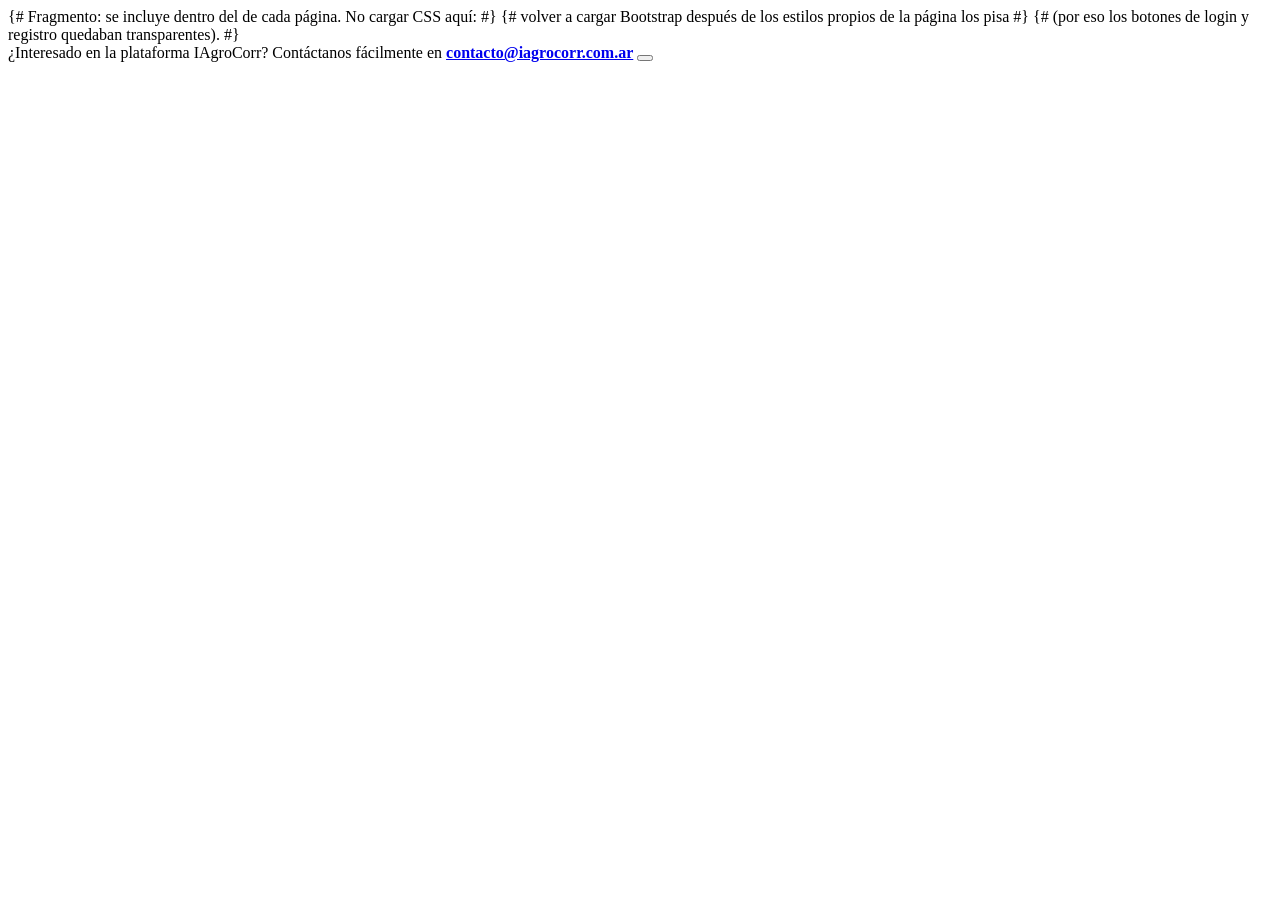
<file: iagrocorr_project/accounts/templates/accounts/contact_alert.html>
{# Fragmento: se incluye dentro del <body> de cada página. No cargar CSS aquí: #}
{# volver a cargar Bootstrap después de los estilos propios de la página los pisa #}
{# (por eso los botones de login y registro quedaban transparentes). #}
<div class="alert alert-warning alert-dismissible fade show text-center rounded-0 mb-0 border-0 border-bottom" role="alert" style="z-index: 1030; position: relative;">
    <i class="bi bi-envelope-fill me-2"></i>
    ¿Interesado en la plataforma IAgroCorr? Contáctanos fácilmente en
    <strong><a href="mailto:contacto@iagrocorr.com.ar" class="alert-link text-dark">contacto@iagrocorr.com.ar</a></strong>
    <button type="button" class="btn-close" data-bs-dismiss="alert" aria-label="Cerrar"></button>
</div>
</file>
